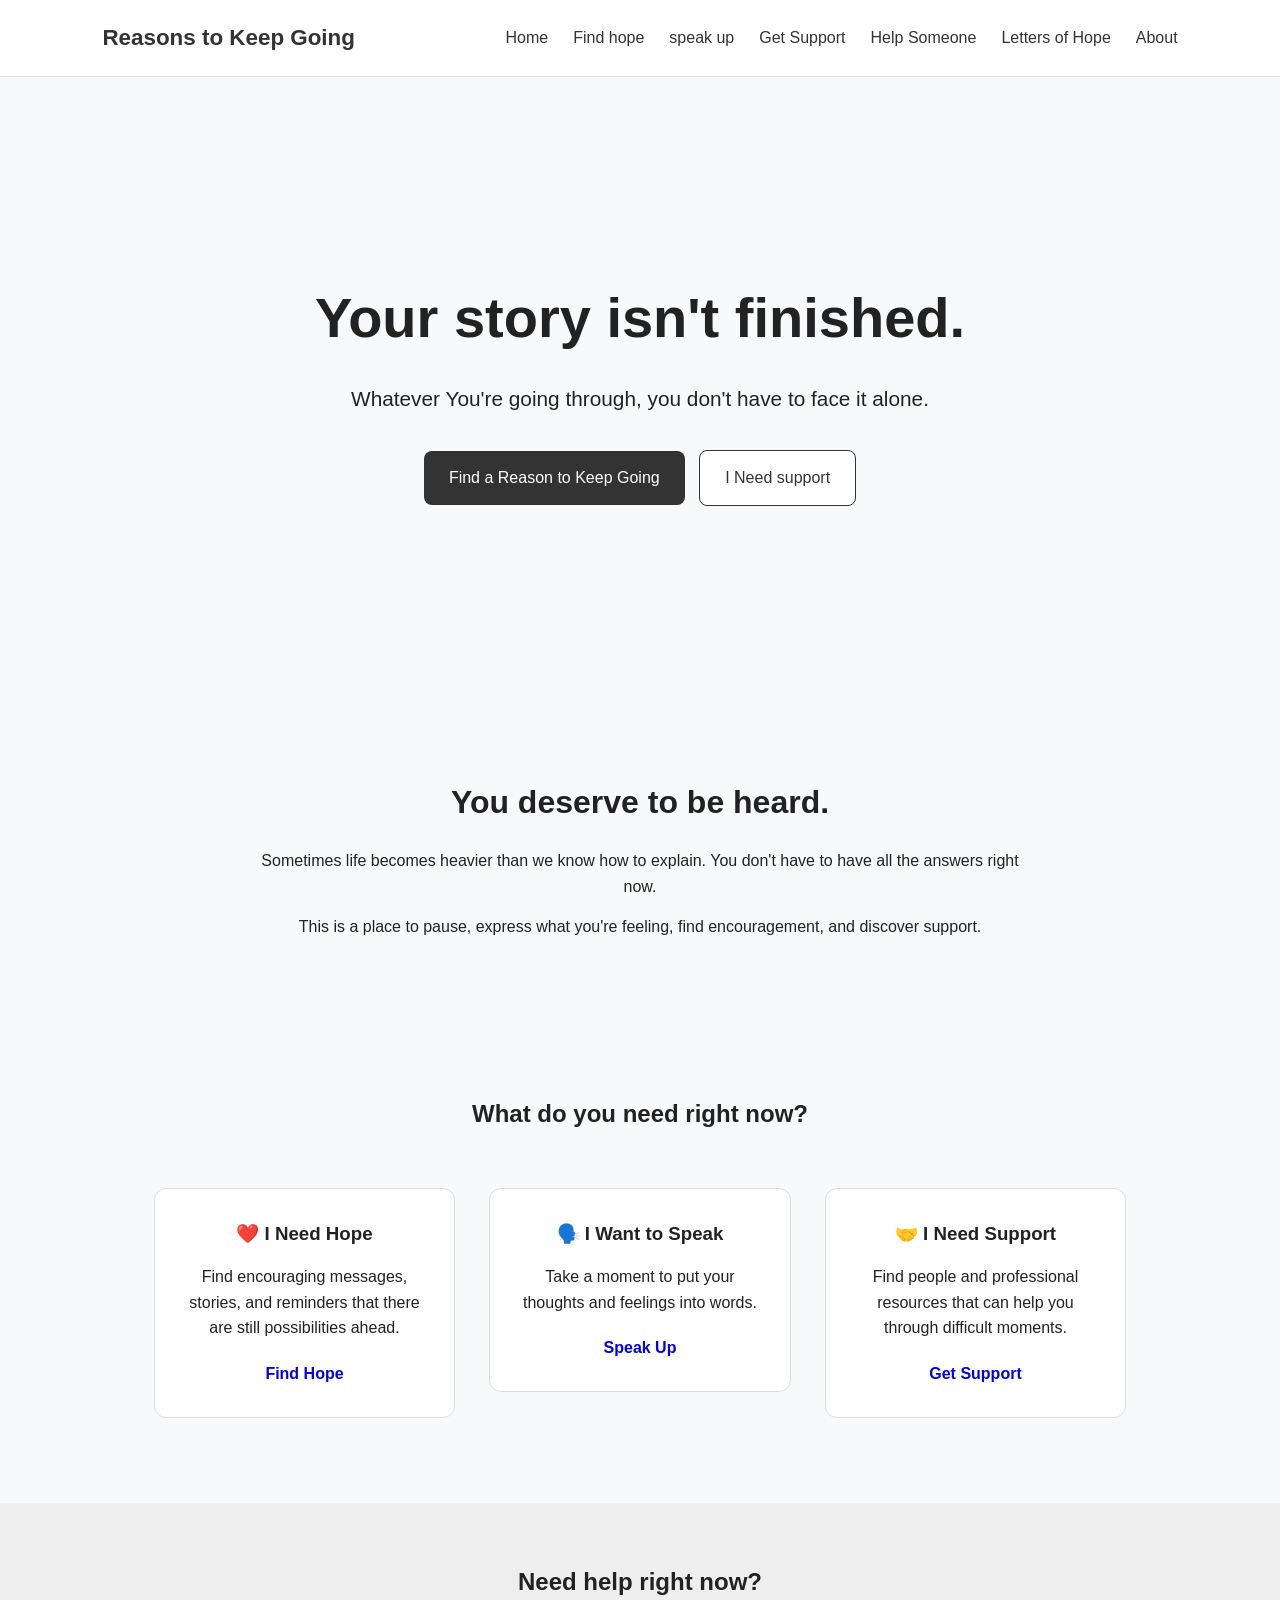
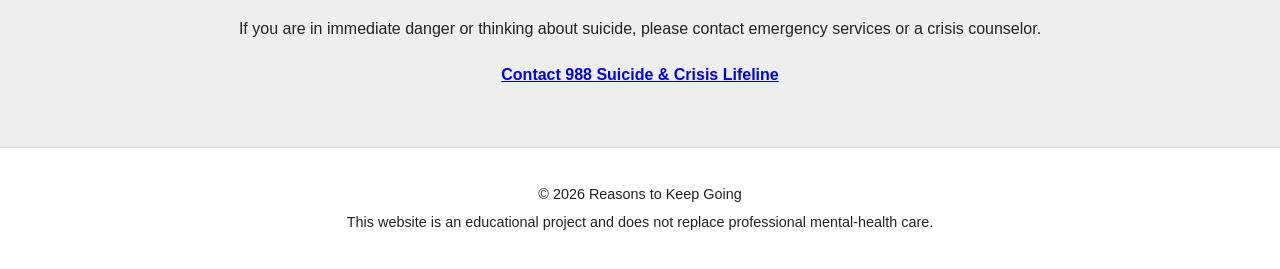
<file: index.html>
<!DOCTYPE html>
<html lang="en">

<head>
    <!----Tells the browser what type of charcaters the website uses-->
    <meta charset="UTF-8">

    <!---Makes the website work properly on phones and tablets-->
    <meta name="viewport" content="width=device-width, intial-scale=1.0">

    <!---This appears in the brower tab--->
    <title>Reasons to Keep Going</title>

    <!---Connects out HTML file to our CSS file-->
    <link rel="stylesheet" href="style.css">

</head>

<body>
    <!--==========================
        NAVIGATION BAR
        ===========================-->
    <header>
        <nav>
            <!---Website logo/name-->
            <a href="index.html" class="logo">
                Reasons to Keep Going
            </a>
            <!----Navigation links-->
            <ul>
                <li>
                    <a href="index.html">Home</a>
                </li>
                <li>
                    <a href="hope.html">Find hope</a>
                </li>
                <li>
                    <a href="speak.html">speak up</a>
                </li>
                <li>
                    <a href="support.html">Get Support</a>
                </li>
                <li>
                    <a href="help-someone.html">Help Someone</a>
                </li>
                <li>
                    <a href="letters.html">Letters of Hope</a>
                </li>

                <li><a href="about.html" class="active">About</a></li>
            </ul>
        </nav>
    </header>

    <!-- ==========================
        MAIN HERO SECTION
        ========================= -->
    <main>

        <section class="hero">
            <div class="hero-content">
                <h1>
                    Your story isn't finished.
                </h1>
                <p>
                    Whatever You're going through, you don't have to face it alone.
                </p>
                <div class="hero-buttons">
                    <a href="hope.html" class="button">
                        Find a Reason to Keep Going
                    </a>
                    <a href="support.html" class="button secondary">
                        I Need support
                    </a>
                </div>
            </div>
        </section>
        <!-- =========================
                INTRODUCTION
                ========================= -->

        <section class="introduction">

            <h2>
                You deserve to be heard.
            </h2>

            <p>
                Sometimes life becomes heavier than we know
                how to explain. You don't have to have all
                the answers right now.
            </p>

            <p>
                This is a place to pause, express what you're
                feeling, find encouragement, and discover
                support.
            </p>

        </section>


        <!-- =========================
            THREE MAIN OPTIONS
            ========================= -->

        <section class="options">

            <h2>
                What do you need right now?
            </h2>


            <!-- Hope Card -->

            <div class="option-card">

                <h3>
                    ❤️ I Need Hope
                </h3>

                <p>
                    Find encouraging messages, stories,
                    and reminders that there are still
                    possibilities ahead.
                </p>

                <a href="hope.html">
                    Find Hope
                </a>

            </div>


            <!-- Speak Card -->

            <div class="option-card">

                <h3>
                    🗣️ I Want to Speak
                </h3>

                <p>
                    Take a moment to put your thoughts
                    and feelings into words.
                </p>

                <a href="speak.html">
                    Speak Up
                </a>

            </div>


            <!-- Support Card -->

            <div class="option-card">

                <h3>
                    🤝 I Need Support
                </h3>

                <p>
                    Find people and professional resources
                    that can help you through difficult moments.
                </p>

                <a href="support.html">
                    Get Support
                </a>

            </div>

        </section>


        <!-- =========================
            EMERGENCY SUPPORT
            ========================= -->

        <section class="crisis-section">

            <h2>
                Need help right now?
            </h2>

            <p>
                If you are in immediate danger or thinking
                about suicide, please contact emergency
                services or a crisis counselor.
            </p>

            <a href="https://988lifeline.org/get-help/" target="_blank">
                Contact 988 Suicide & Crisis Lifeline
            </a>

        </section>
    </main>

    <!-- =========================
        FOOTER
        ========================= -->

    <footer>

        <p>
            © 2026 Reasons to Keep Going
        </p>

        <p>
            This website is an educational project and
            does not replace professional mental-health care.
        </p>

    </footer>

</body>

</html>
</file>
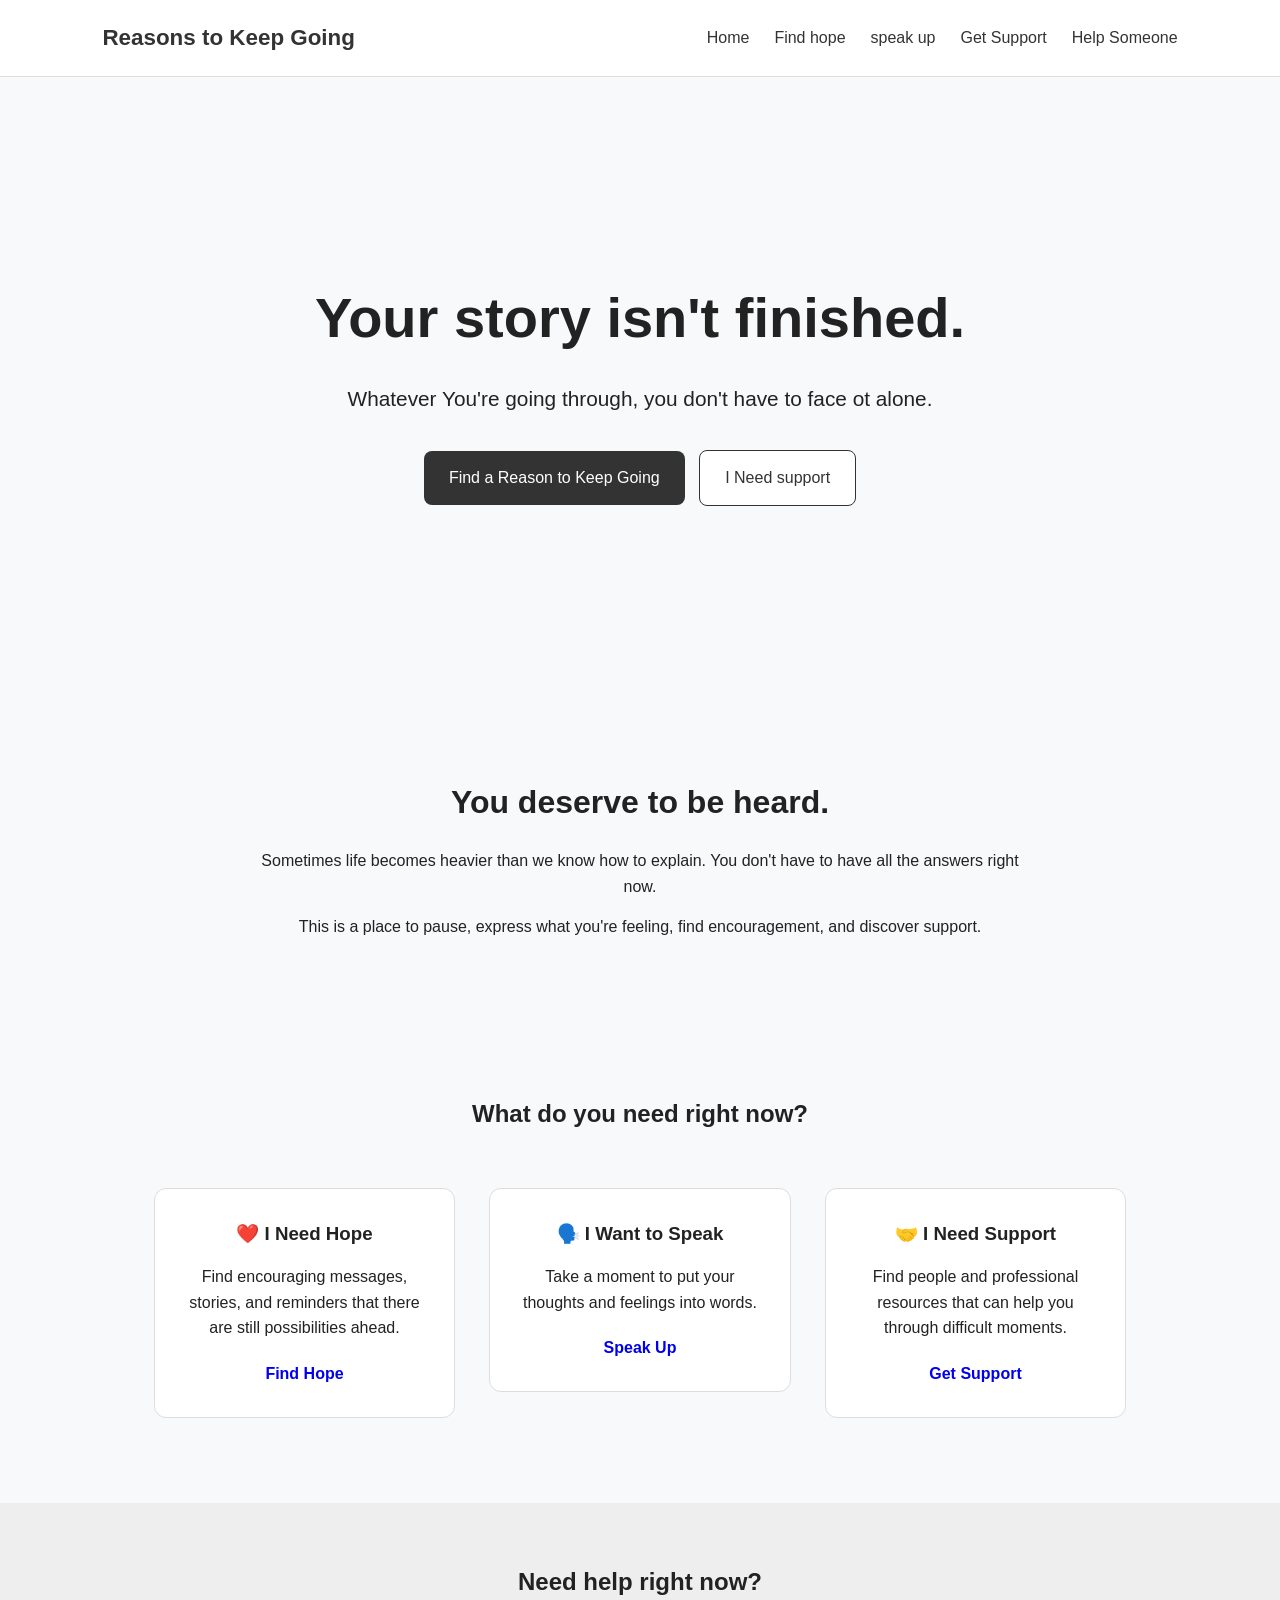
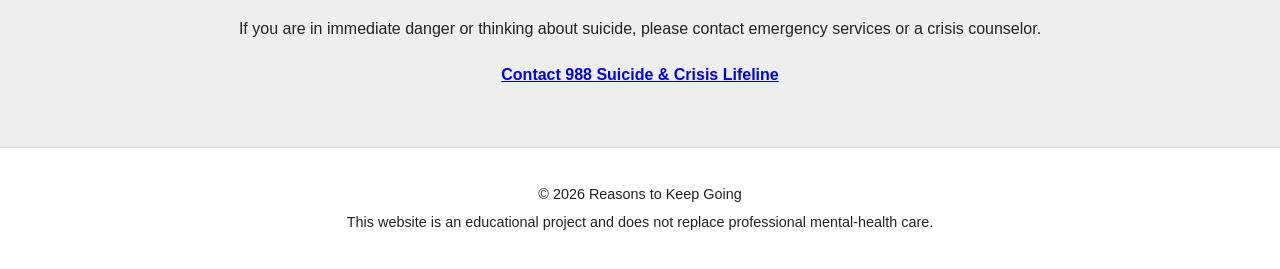
<file: Reasonstokeepgoing/index.html>
<!DOCTYPE html>
<html lang="en">

<head>
    <!----Tells the browser what type of charcaters the website uses-->
    <meta charset="UTF-8">

    <!---Makes the website work properly on phones and tablets-->
    <meta name="viewport" content="width=device-width, intial-scale=1.0">

    <!---This appears in the brower tab--->
    <title>Reasons to Keep Going</title>

    <!---Connects out HTML file to our CSS file-->
    <link rel="stylesheet" href="css/style.css">

</head>

<body>
    <!--==========================
        NAVIGATION BAR
        ===========================-->
    <header>
        <nav>
            <!---Website logo/name-->
            <a href="index.html" class="logo">
                Reasons to Keep Going
            </a>
            <!----Navigation links-->
            <ul>
                <li>
                    <a href="index.html">Home</a>
                </li>
                <li>
                    <a href="hope.html">Find hope</a>
                </li>
                <li>
                    <a href="speak.html">speak up</a>
                </li>
                <li>
                    <a href="support.html">Get Support</a>
                </li>
                <li>
                    <a href="help-someone.html">Help Someone</a>
                </li>
            </ul>
        </nav>
    </header>

    <!-- ==========================
         MAIN HERO SECTION
         ========================= -->
    <main>

        <section class="hero">
            <div class="hero-content">
                <h1>
                    Your story isn't finished.
                </h1>
                <p>
                    Whatever You're going through, you don't have to face ot alone.
                </p>
                <div class="hero-buttons">
                    <a href="hope.html" class="button">
                        Find a Reason to Keep Going
                    </a>
                    <a href="support.html" class="button secondary">
                        I Need support
                    </a>
                </div>
            </div>
        </section>
        <!-- =========================
                INTRODUCTION
                ========================= -->

        <section class="introduction">

            <h2>
                You deserve to be heard.
            </h2>

            <p>
                Sometimes life becomes heavier than we know
                how to explain. You don't have to have all
                the answers right now.
            </p>

            <p>
                This is a place to pause, express what you're
                feeling, find encouragement, and discover
                support.
            </p>

        </section>


        <!-- =========================
            THREE MAIN OPTIONS
            ========================= -->

        <section class="options">

            <h2>
                What do you need right now?
            </h2>


            <!-- Hope Card -->

            <div class="option-card">

                <h3>
                    ❤️ I Need Hope
                </h3>

                <p>
                    Find encouraging messages, stories,
                    and reminders that there are still
                    possibilities ahead.
                </p>

                <a href="hope.html">
                    Find Hope
                </a>

            </div>


            <!-- Speak Card -->

            <div class="option-card">

                <h3>
                    🗣️ I Want to Speak
                </h3>

                <p>
                    Take a moment to put your thoughts
                    and feelings into words.
                </p>

                <a href="speak.html">
                    Speak Up
                </a>

            </div>


            <!-- Support Card -->

            <div class="option-card">

                <h3>
                    🤝 I Need Support
                </h3>

                <p>
                    Find people and professional resources
                    that can help you through difficult moments.
                </p>

                <a href="support.html">
                    Get Support
                </a>

            </div>

        </section>


        <!-- =========================
             EMERGENCY SUPPORT
             ========================= -->

        <section class="crisis-section">

            <h2>
                Need help right now?
            </h2>

            <p>
                If you are in immediate danger or thinking
                about suicide, please contact emergency
                services or a crisis counselor.
            </p>

            <a href="https://988lifeline.org/get-help/" target="_blank">
                Contact 988 Suicide & Crisis Lifeline
            </a>

        </section>
    </main>

     <!-- =========================
         FOOTER
         ========================= -->

    <footer>

        <p>
            © 2026 Reasons to Keep Going
        </p>

        <p>
            This website is an educational project and
            does not replace professional mental-health care.
        </p>

    </footer>

</body>

</html>
</file>
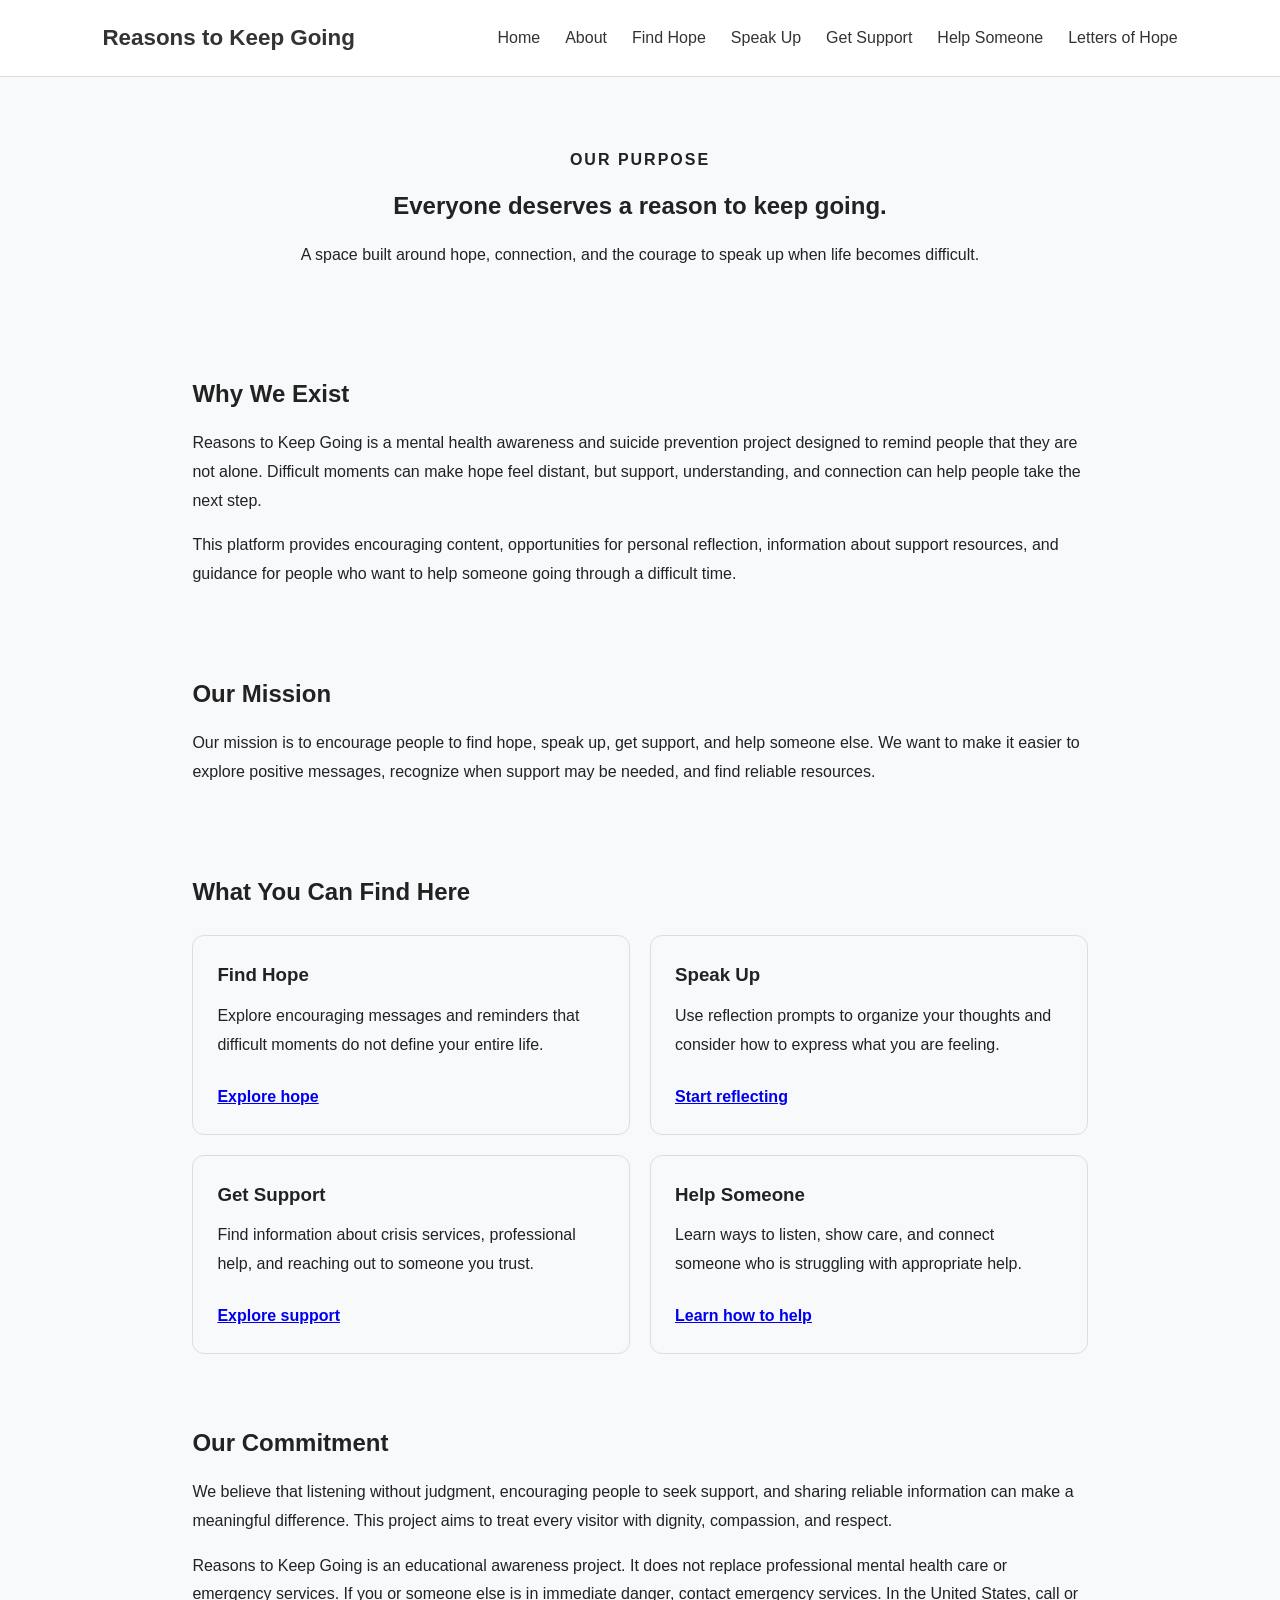
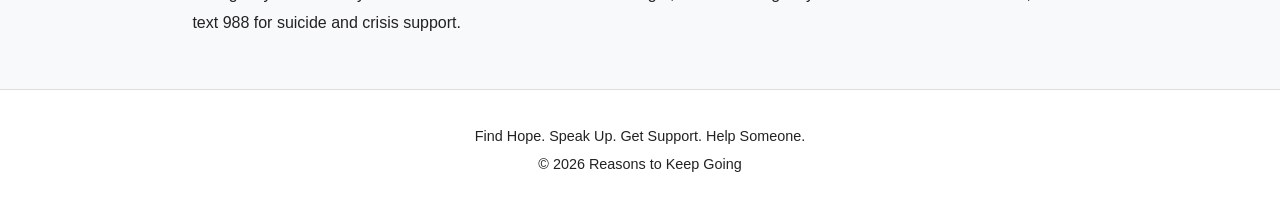
<file: about.html>
<!DOCTYPE html>
<html lang="en">
<head>
    <meta charset="UTF-8">
    <meta name="viewport" content="width=device-width, initial-scale=1.0">
    <title>About Us | Reasons to Keep Going</title>
    <link rel="stylesheet" href="style.css">
</head>
<body>

    <header class="site-header">
        <nav class="navbar">
            <a href="index.html" class="logo">Reasons to Keep Going</a>

            <ul class="nav-links">
                <li><a href="index.html">Home</a></li>
                <li><a href="about.html" class="active">About</a></li>
                <li><a href="hope.html">Find Hope</a></li>
                <li><a href="speak.html">Speak Up</a></li>
                <li><a href="support.html">Get Support</a></li>
                <li><a href="help-someone.html">Help Someone</a></li>
                <li><a href="letters.html">Letters of Hope</a></li>
            </ul>
        </nav>
    </header>

    <main>
        <section class="page-hero">
            <p class="eyebrow">OUR PURPOSE</p>
            <h1>Everyone deserves a reason to keep going.</h1>
            <p>
                A space built around hope, connection, and the courage
                to speak up when life becomes difficult.
            </p>
        </section>

        <section class="content-section">
            <h2>Why We Exist</h2>
            <p>
                Reasons to Keep Going is a mental health awareness and
                suicide prevention project designed to remind people
                that they are not alone. Difficult moments can make
                hope feel distant, but support, understanding, and
                connection can help people take the next step.
            </p>
            <p>
                This platform provides encouraging content, opportunities
                for personal reflection, information about support
                resources, and guidance for people who want to help
                someone going through a difficult time.
            </p>
        </section>

        <section class="content-section">
            <h2>Our Mission</h2>
            <p>
                Our mission is to encourage people to find hope, speak up,
                get support, and help someone else. We want to make it
                easier to explore positive messages, recognize when
                support may be needed, and find reliable resources.
            </p>
        </section>

        <section class="content-section">
            <h2>What You Can Find Here</h2>

            <div class="feature-grid">
                <article class="feature-card">
                    <h3>Find Hope</h3>
                    <p>
                        Explore encouraging messages and reminders that
                        difficult moments do not define your entire life.
                    </p>
                    <a href="hope.html">Explore hope</a>
                </article>

                <article class="feature-card">
                    <h3>Speak Up</h3>
                    <p>
                        Use reflection prompts to organize your thoughts
                        and consider how to express what you are feeling.
                    </p>
                    <a href="speak.html">Start reflecting</a>
                </article>

                <article class="feature-card">
                    <h3>Get Support</h3>
                    <p>
                        Find information about crisis services,
                        professional help, and reaching out to someone
                        you trust.
                    </p>
                    <a href="support.html">Explore support</a>
                </article>

                <article class="feature-card">
                    <h3>Help Someone</h3>
                    <p>
                        Learn ways to listen, show care, and connect
                        someone who is struggling with appropriate help.
                    </p>
                    <a href="help-someone.html">Learn how to help</a>
                </article>
            </div>
        </section>

        <section class="content-section">
            <h2>Our Commitment</h2>
            <p>
                We believe that listening without judgment, encouraging
                people to seek support, and sharing reliable information
                can make a meaningful difference. This project aims to
                treat every visitor with dignity, compassion, and respect.
            </p>
            <p>
                Reasons to Keep Going is an educational awareness project.
                It does not replace professional mental health care or
                emergency services. If you or someone else is in immediate
                danger, contact emergency services. In the United States,
                call or text 988 for suicide and crisis support.
            </p>
        </section>
    </main>

    <footer class="site-footer">
        <p>Find Hope. Speak Up. Get Support. Help Someone.</p>
        <p>&copy; 2026 Reasons to Keep Going</p>
    </footer>

</body>
</html>
</file>
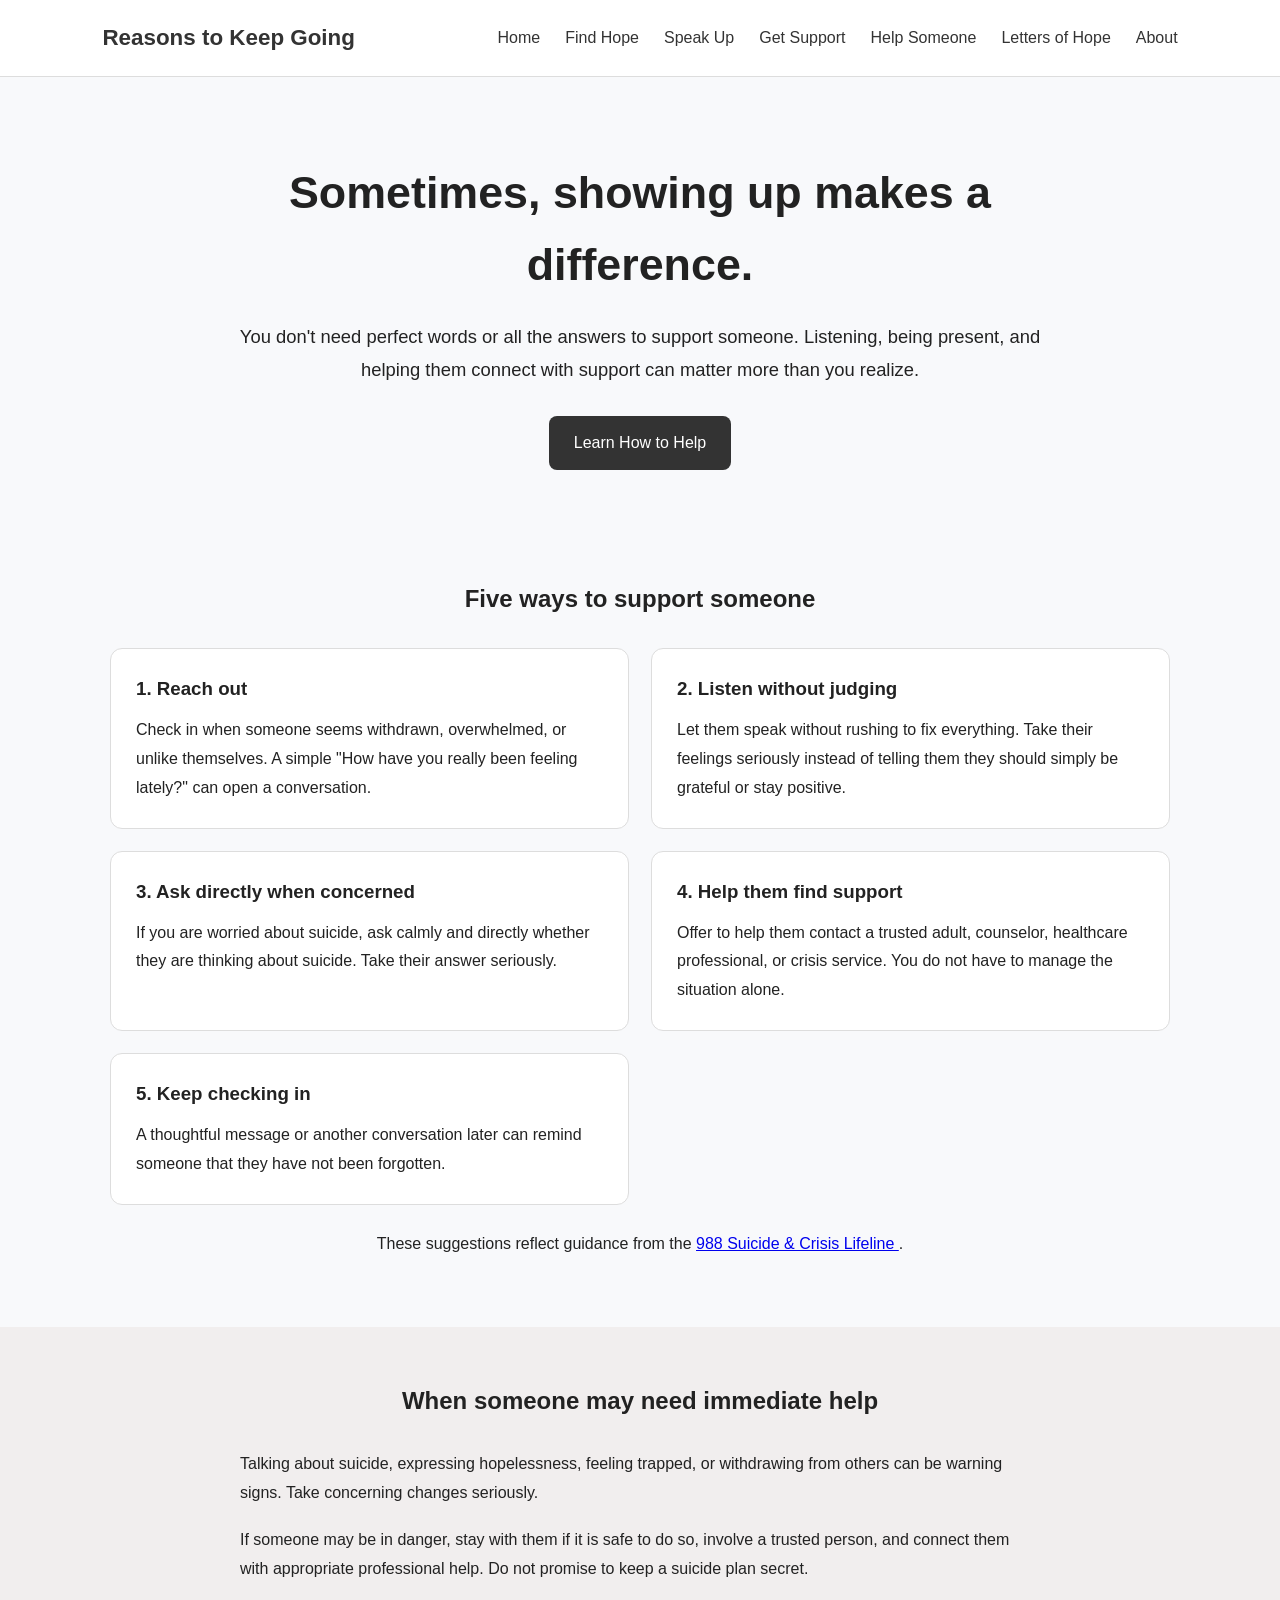
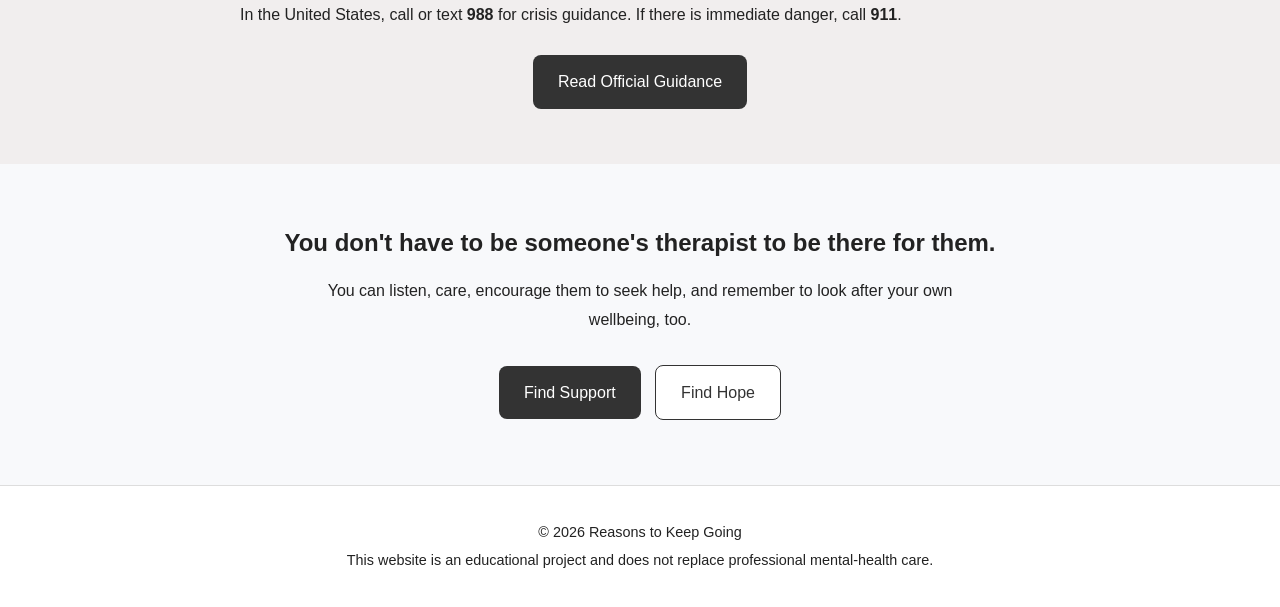
<file: help-someone.html>
<!DOCTYPE html>
<html lang="en">
<head>
    <meta charset="UTF-8">
    <meta name="viewport" content="width=device-width, initial-scale=1.0">
    <title>Help Someone | Reasons to Keep Going</title>
    <link rel="stylesheet" href="style.css">
</head>

<body>
    <header>
        <nav>
            <a href="index.html" class="logo">Reasons to Keep Going</a>
            <ul>
                <li><a href="index.html">Home</a></li>
                <li><a href="hope.html">Find Hope</a></li>
                <li><a href="speak.html">Speak Up</a></li>
                <li><a href="support.html">Get Support</a></li>
                <li><a href="help-someone.html">Help Someone</a></li>
                <li><a href="letters.html">Letters of Hope</a></li>
                <li><a href="about.html" class="active">About</a></li>
            </ul>
        </nav>
    </header>

    <main>
        <section class="help-hero">
            <h1>Sometimes, showing up makes a difference.</h1>
            <p>
                You don't need perfect words or all the answers to support
                someone. Listening, being present, and helping them connect
                with support can matter more than you realize.
            </p>
            <a href="#ways-to-help" class="button">Learn How to Help</a>
        </section>

        <section class="help-section" id="ways-to-help">
            <h2>Five ways to support someone</h2>

            <div class="help-grid">
                <article class="help-card">
                    <h3>1. Reach out</h3>
                    <p>
                        Check in when someone seems withdrawn, overwhelmed,
                        or unlike themselves. A simple "How have you really
                        been feeling lately?" can open a conversation.
                    </p>
                </article>

                <article class="help-card">
                    <h3>2. Listen without judging</h3>
                    <p>
                        Let them speak without rushing to fix everything.
                        Take their feelings seriously instead of telling
                        them they should simply be grateful or stay positive.
                    </p>
                </article>

                <article class="help-card">
                    <h3>3. Ask directly when concerned</h3>
                    <p>
                        If you are worried about suicide, ask calmly and
                        directly whether they are thinking about suicide.
                        Take their answer seriously.
                    </p>
                </article>

                <article class="help-card">
                    <h3>4. Help them find support</h3>
                    <p>
                        Offer to help them contact a trusted adult,
                        counselor, healthcare professional, or crisis service.
                        You do not have to manage the situation alone.
                    </p>
                </article>

                <article class="help-card">
                    <h3>5. Keep checking in</h3>
                    <p>
                        A thoughtful message or another conversation later
                        can remind someone that they have not been forgotten.
                    </p>
                </article>
            </div>

            <p class="help-source">
                These suggestions reflect guidance from the
                <a href="https://988lifeline.org/help-someone-else/">
                    988 Suicide & Crisis Lifeline
                </a>.
            </p>
        </section>

        <section class="warning-section">
            <h2>When someone may need immediate help</h2>
            <p>
                Talking about suicide, expressing hopelessness, feeling
                trapped, or withdrawing from others can be warning signs.
                Take concerning changes seriously.
            </p>
            <p>
                If someone may be in danger, stay with them if it is safe
                to do so, involve a trusted person, and connect them with
                appropriate professional help. Do not promise to keep a
                suicide plan secret.
            </p>
            <p>
                In the United States, call or text <strong>988</strong>
                for crisis guidance. If there is immediate danger, call
                <strong>911</strong>.
            </p>
            <a href="https://988lifeline.org/help-someone-else/"
               class="button">
                Read Official Guidance
            </a>
        </section>

        <section class="help-closing">
            <h2>You don't have to be someone's therapist to be there for them.</h2>
            <p>
                You can listen, care, encourage them to seek help,
                and remember to look after your own wellbeing, too.
            </p>
            <a href="support.html" class="button">Find Support</a>
            <a href="hope.html" class="button secondary">Find Hope</a>
        </section>
    </main>

    <footer>
        <p>© 2026 Reasons to Keep Going</p>
        <p>
            This website is an educational project and does not
            replace professional mental-health care.
        </p>
    </footer>
</body>
</html>
</file>
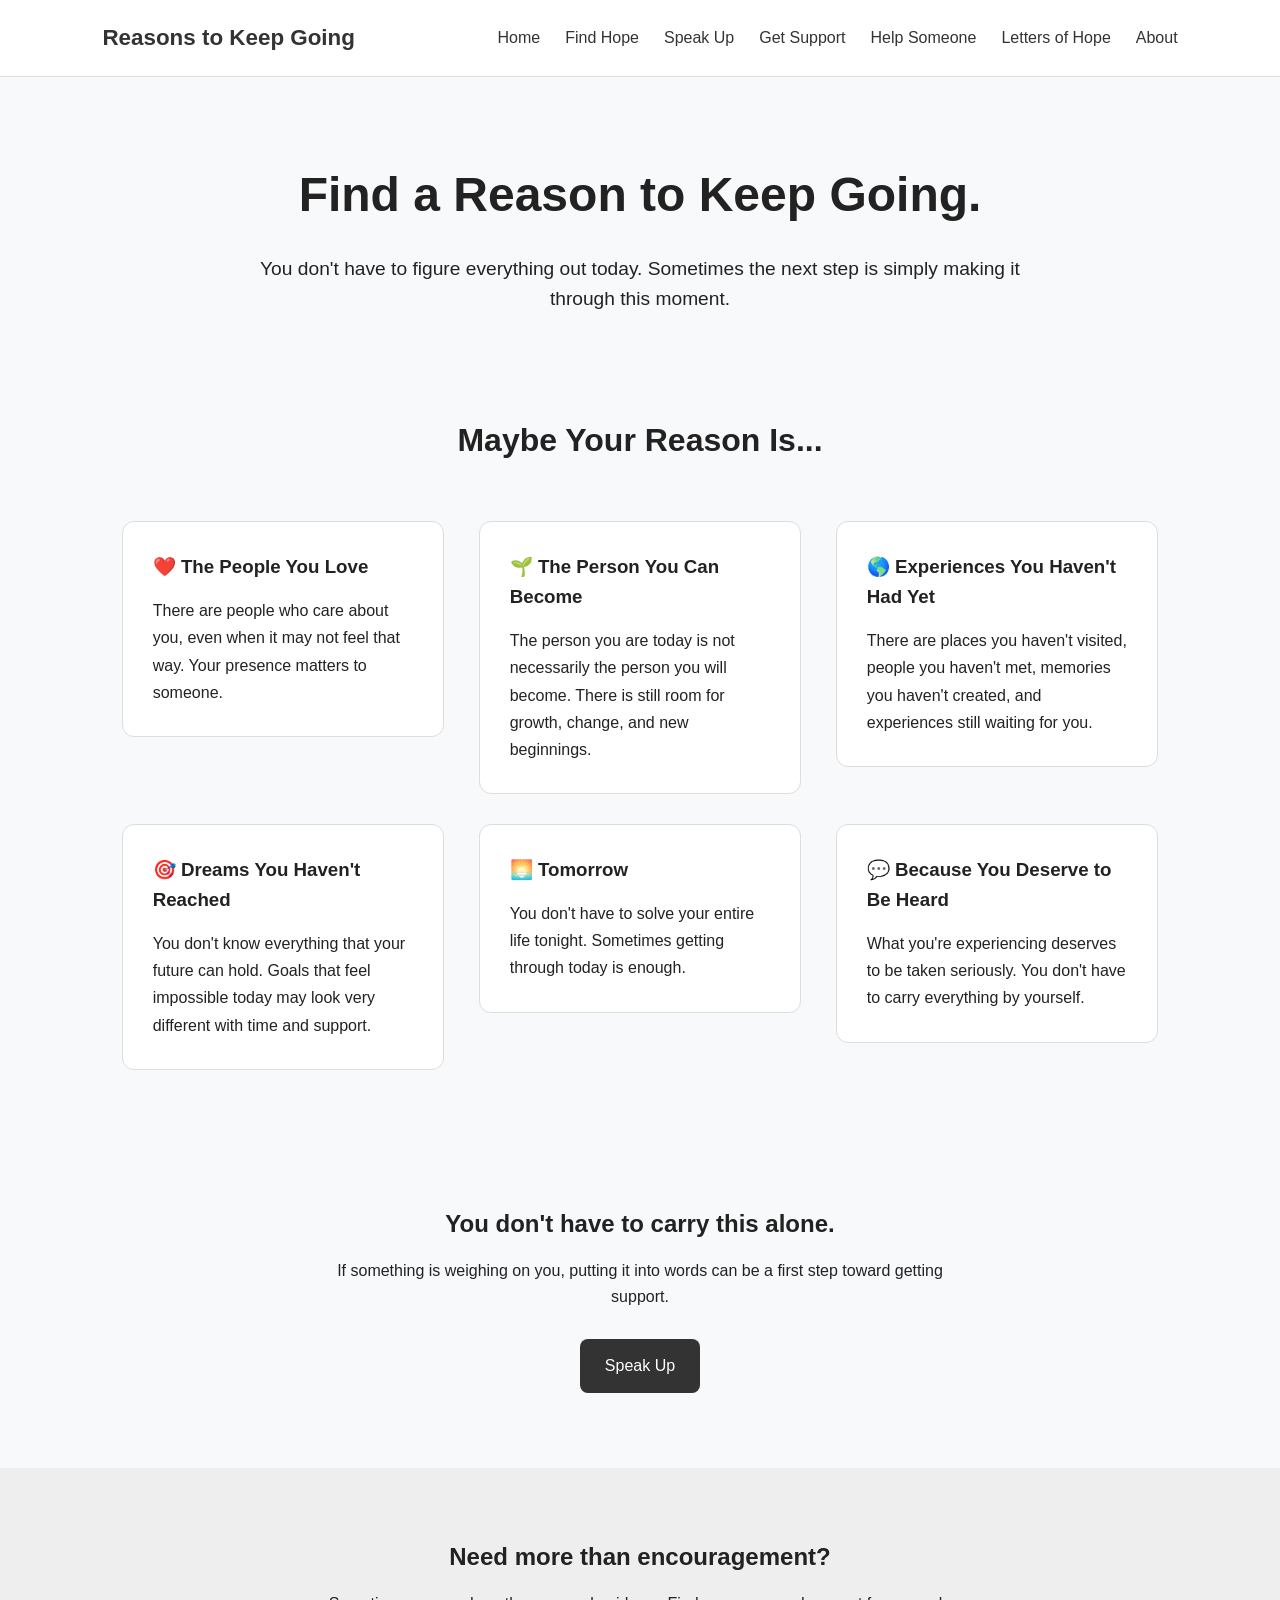
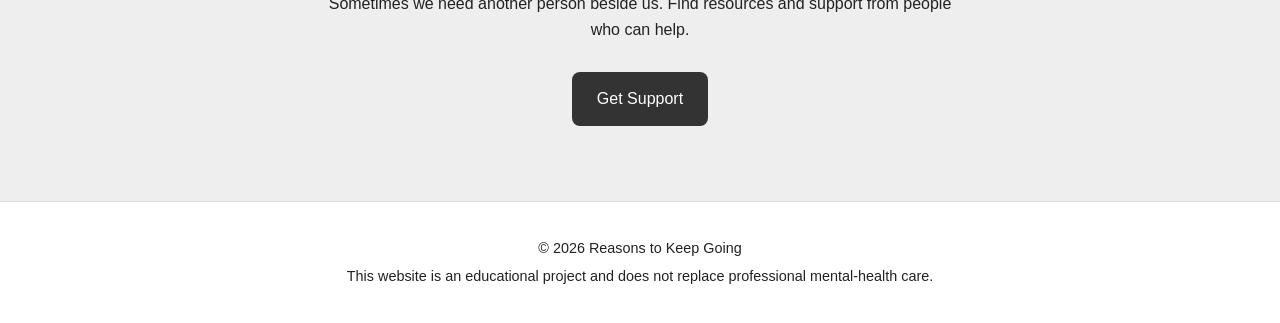
<file: hope.html>
<!DOCTYPE html>
<html lang="en">

<head>

    <!-- Tells the browser which character set the website uses -->
    <meta charset="UTF-8">

    <!-- Makes the website responsive on phones and tablets -->
    <meta name="viewport" content="width=device-width, initial-scale=1.0">

    <!-- The title shown in the browser tab -->
    <title>Find Hope</title>

    <!-- Connects this page to our CSS file -->
    <link rel="stylesheet" href="style.css">

</head>


<body>

    <!-- =========================
        NAVIGATION BAR
        ========================= -->

    <header>

        <nav>

            <!-- Website name -->
            <a href="index.html" class="logo">
                Reasons to Keep Going
            </a>


            <!-- Navigation menu -->
            <ul>

                <li>
                    <a href="index.html">Home</a>
                </li>

                <li>
                    <a href="hope.html">Find Hope</a>
                </li>

                <li>
                    <a href="speak.html">Speak Up</a>
                </li>

                <li>
                    <a href="support.html">Get Support</a>
                </li>

                <li>
                    <a href="help-someone.html">Help Someone</a>
                </li>

                <li>
                    <a href="letters.html">Letters of Hope</a>
                </li>

                <li><a href="about.html" class="active">About</a></li>

            </ul>

        </nav>

    </header>


    <!-- =========================
        MAIN CONTENT
        ========================= -->

    <main>

        <!-- Page introduction -->

        <section class="hope-introduction">

            <h1>
                Find a Reason to Keep Going.
            </h1>

            <p>
                You don't have to figure everything out today.
                Sometimes the next step is simply making it
                through this moment.
            </p>

        </section>


        <!-- =========================
             REASONS SECTION
             ========================= -->

        <section class="reasons">

            <h2>
                Maybe Your Reason Is...
            </h2>


            <!-- Reason 1 -->

            <div class="reason-card">

                <h3>
                    ❤️ The People You Love
                </h3>

                <p>
                    There are people who care about you,
                    even when it may not feel that way.
                    Your presence matters to someone.
                </p>

            </div>


            <!-- Reason 2 -->

            <div class="reason-card">

                <h3>
                    🌱 The Person You Can Become
                </h3>

                <p>
                    The person you are today is not necessarily
                    the person you will become. There is still
                    room for growth, change, and new beginnings.
                </p>

            </div>


            <!-- Reason 3 -->

            <div class="reason-card">

                <h3>
                    🌎 Experiences You Haven't Had Yet
                </h3>

                <p>
                    There are places you haven't visited,
                    people you haven't met, memories you
                    haven't created, and experiences still
                    waiting for you.
                </p>

            </div>


            <!-- Reason 4 -->

            <div class="reason-card">

                <h3>
                    🎯 Dreams You Haven't Reached
                </h3>

                <p>
                    You don't know everything that your future
                    can hold. Goals that feel impossible today
                    may look very different with time and support.
                </p>

            </div>


            <!-- Reason 5 -->

            <div class="reason-card">

                <h3>
                    🌅 Tomorrow
                </h3>

                <p>
                    You don't have to solve your entire life
                    tonight. Sometimes getting through today
                    is enough.
                </p>

            </div>


            <!-- Reason 6 -->

            <div class="reason-card">

                <h3>
                    💬 Because You Deserve to Be Heard
                </h3>

                <p>
                    What you're experiencing deserves to be
                    taken seriously. You don't have to carry
                    everything by yourself.
                </p>

            </div>

        </section>


        <!-- =========================
             SPEAK UP SECTION
             ========================= -->

        <section class="hope-action">

            <h2>
                You don't have to carry this alone.
            </h2>

            <p>
                If something is weighing on you, putting it
                into words can be a first step toward getting
                support.
            </p>

            <a href="speak.html" class="button">
                Speak Up
            </a>

        </section>


        <!-- =========================
             SUPPORT SECTION
             ========================= -->

        <section class="hope-support">

            <h2>
                Need more than encouragement?
            </h2>

            <p>
                Sometimes we need another person beside us.
                Find resources and support from people who
                can help.
            </p>

            <a href="support.html" class="button">
                Get Support
            </a>

        </section>

    </main>


    <!-- =========================
         FOOTER
         ========================= -->

    <footer>

        <p>
            © 2026 Reasons to Keep Going
        </p>

        <p>
            This website is an educational project and does
            not replace professional mental-health care.
        </p>

    </footer>

</body>

</html>
</file>
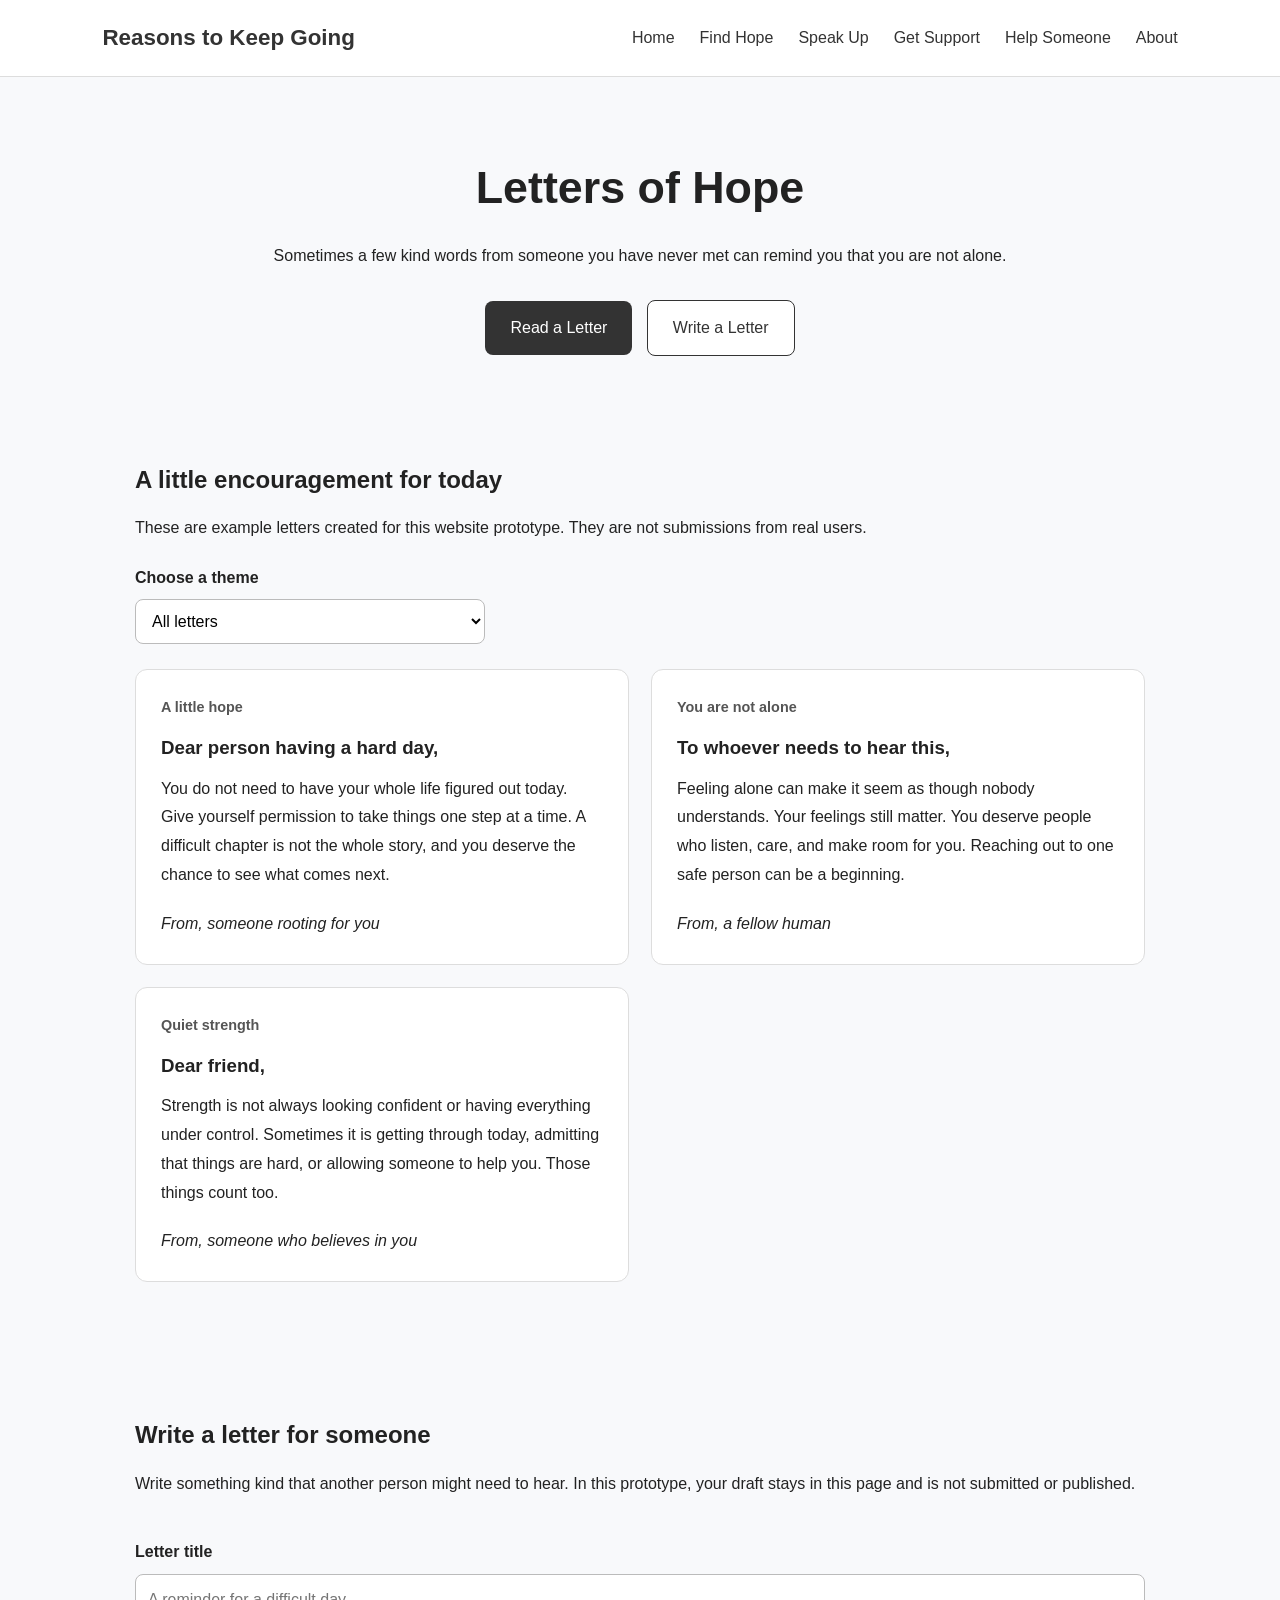
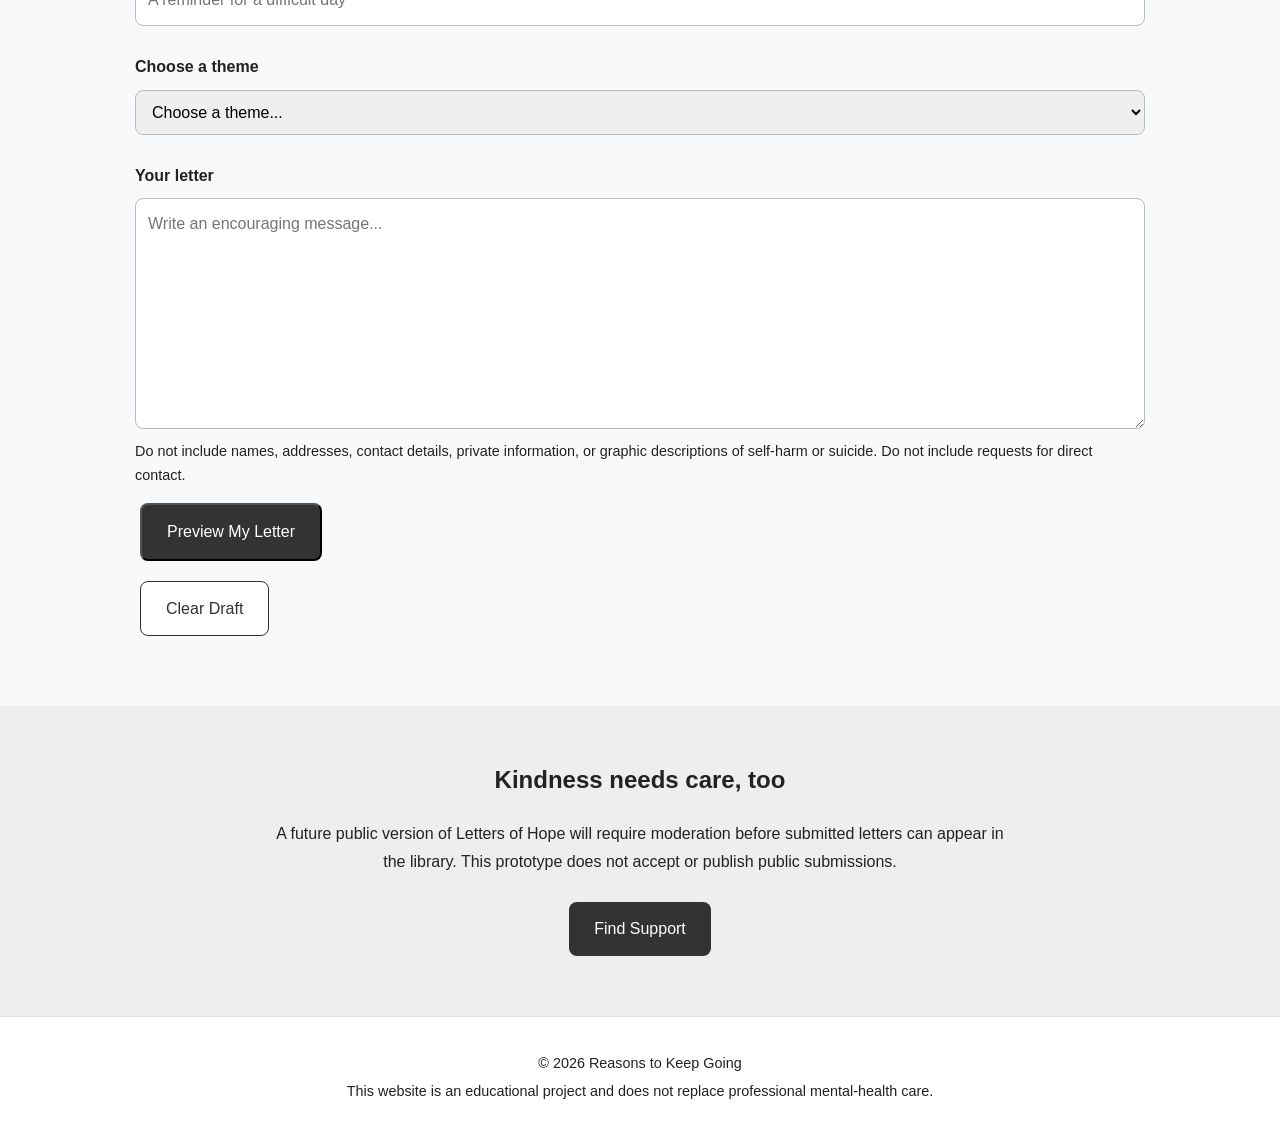
<file: letters.html>
<!DOCTYPE html>
<html lang="en">
<head>
    <meta charset="UTF-8">
    <meta name="viewport" content="width=device-width, initial-scale=1.0">
    <title>Letters of Hope | Reasons to Keep Going</title>
    <link rel="stylesheet" href="style.css">
</head>

<body>
    <header>
        <nav>
            <a href="index.html" class="logo">Reasons to Keep Going</a>
            <ul>
                <li><a href="index.html">Home</a></li>
                <li><a href="hope.html">Find Hope</a></li>
                <li><a href="speak.html">Speak Up</a></li>
                <li><a href="support.html">Get Support</a></li>
                <li><a href="help-someone.html">Help Someone</a></li>
                <li><a href="about.html" class="active">About</a></li>
            </ul>
        </nav>
    </header>

    <main>
        <section class="letters-hero">
            <h1>Letters of Hope</h1>
            <p>
                Sometimes a few kind words from someone you have never met
                can remind you that you are not alone.
            </p>
            <a href="#letter-library" class="button">Read a Letter</a>
            <a href="#write-letter" class="button secondary">Write a Letter</a>
        </section>

        <section class="letter-library" id="letter-library">
            <h2>A little encouragement for today</h2>
            <p>
                These are example letters created for this website prototype.
                They are not submissions from real users.
            </p>

            <label for="letter-filter">Choose a theme</label>
            <select id="letter-filter">
                <option value="all">All letters</option>
                <option value="hope">Hope</option>
                <option value="loneliness">Feeling alone</option>
                <option value="strength">Strength</option>
            </select>

            <div class="letter-grid" id="letter-grid">
                <article class="letter-card" data-theme="hope">
                    <p class="letter-theme">A little hope</p>
                    <h3>Dear person having a hard day,</h3>
                    <p>
                        You do not need to have your whole life figured out
                        today. Give yourself permission to take things one
                        step at a time. A difficult chapter is not the whole
                        story, and you deserve the chance to see what comes next.
                    </p>
                    <p class="letter-signature">From, someone rooting for you</p>
                </article>

                <article class="letter-card" data-theme="loneliness">
                    <p class="letter-theme">You are not alone</p>
                    <h3>To whoever needs to hear this,</h3>
                    <p>
                        Feeling alone can make it seem as though nobody
                        understands. Your feelings still matter. You deserve
                        people who listen, care, and make room for you.
                        Reaching out to one safe person can be a beginning.
                    </p>
                    <p class="letter-signature">From, a fellow human</p>
                </article>

                <article class="letter-card" data-theme="strength">
                    <p class="letter-theme">Quiet strength</p>
                    <h3>Dear friend,</h3>
                    <p>
                        Strength is not always looking confident or having
                        everything under control. Sometimes it is getting
                        through today, admitting that things are hard, or
                        allowing someone to help you. Those things count too.
                    </p>
                    <p class="letter-signature">From, someone who believes in you</p>
                </article>
            </div>

            <p id="filter-feedback" role="status" aria-live="polite"></p>
        </section>

        <section class="write-letter" id="write-letter">
            <h2>Write a letter for someone</h2>
            <p>
                Write something kind that another person might need to hear.
                In this prototype, your draft stays in this page and is not
                submitted or published.
            </p>

            <form id="letter-form">
                <label for="letter-title">Letter title</label>
                <input
                    type="text"
                    id="letter-title"
                    maxlength="80"
                    placeholder="A reminder for a difficult day"
                    required>

                <label for="letter-theme">Choose a theme</label>
                <select id="letter-theme" required>
                    <option value="">Choose a theme...</option>
                    <option value="hope">Hope</option>
                    <option value="loneliness">Feeling alone</option>
                    <option value="strength">Strength</option>
                </select>

                <label for="letter-message">Your letter</label>
                <textarea
                    id="letter-message"
                    rows="8"
                    maxlength="1500"
                    placeholder="Write an encouraging message..."
                    required></textarea>

                <p class="letter-privacy">
                    Do not include names, addresses, contact details, private
                    information, or graphic descriptions of self-harm or suicide.
                    Do not include requests for direct contact.
                </p>

                <button type="submit" class="button">Preview My Letter</button>
                <button type="reset" class="button secondary">Clear Draft</button>
            </form>

            <div id="letter-preview" class="letter-preview" hidden>
                <h3>Your letter preview</h3>
                <p id="preview-theme" class="letter-theme"></p>
                <h4 id="preview-title"></h4>
                <p id="preview-message"></p>
                <p class="letter-signature">From, an anonymous writer</p>
                <p id="draft-feedback" role="status" aria-live="polite"></p>
            </div>
        </section>

        <section class="letters-safety">
            <h2>Kindness needs care, too</h2>
            <p>
                A future public version of Letters of Hope will require
                moderation before submitted letters can appear in the library.
                This prototype does not accept or publish public submissions.
            </p>
            <a href="support.html" class="button">Find Support</a>
        </section>
    </main>

    <footer>
        <p>© 2026 Reasons to Keep Going</p>
        <p>
            This website is an educational project and does not replace
            professional mental-health care.
        </p>
    </footer>

    <script src="supabase-config.js"></script>
    <script src="letters.js"></script>
</body>
</html>
</file>
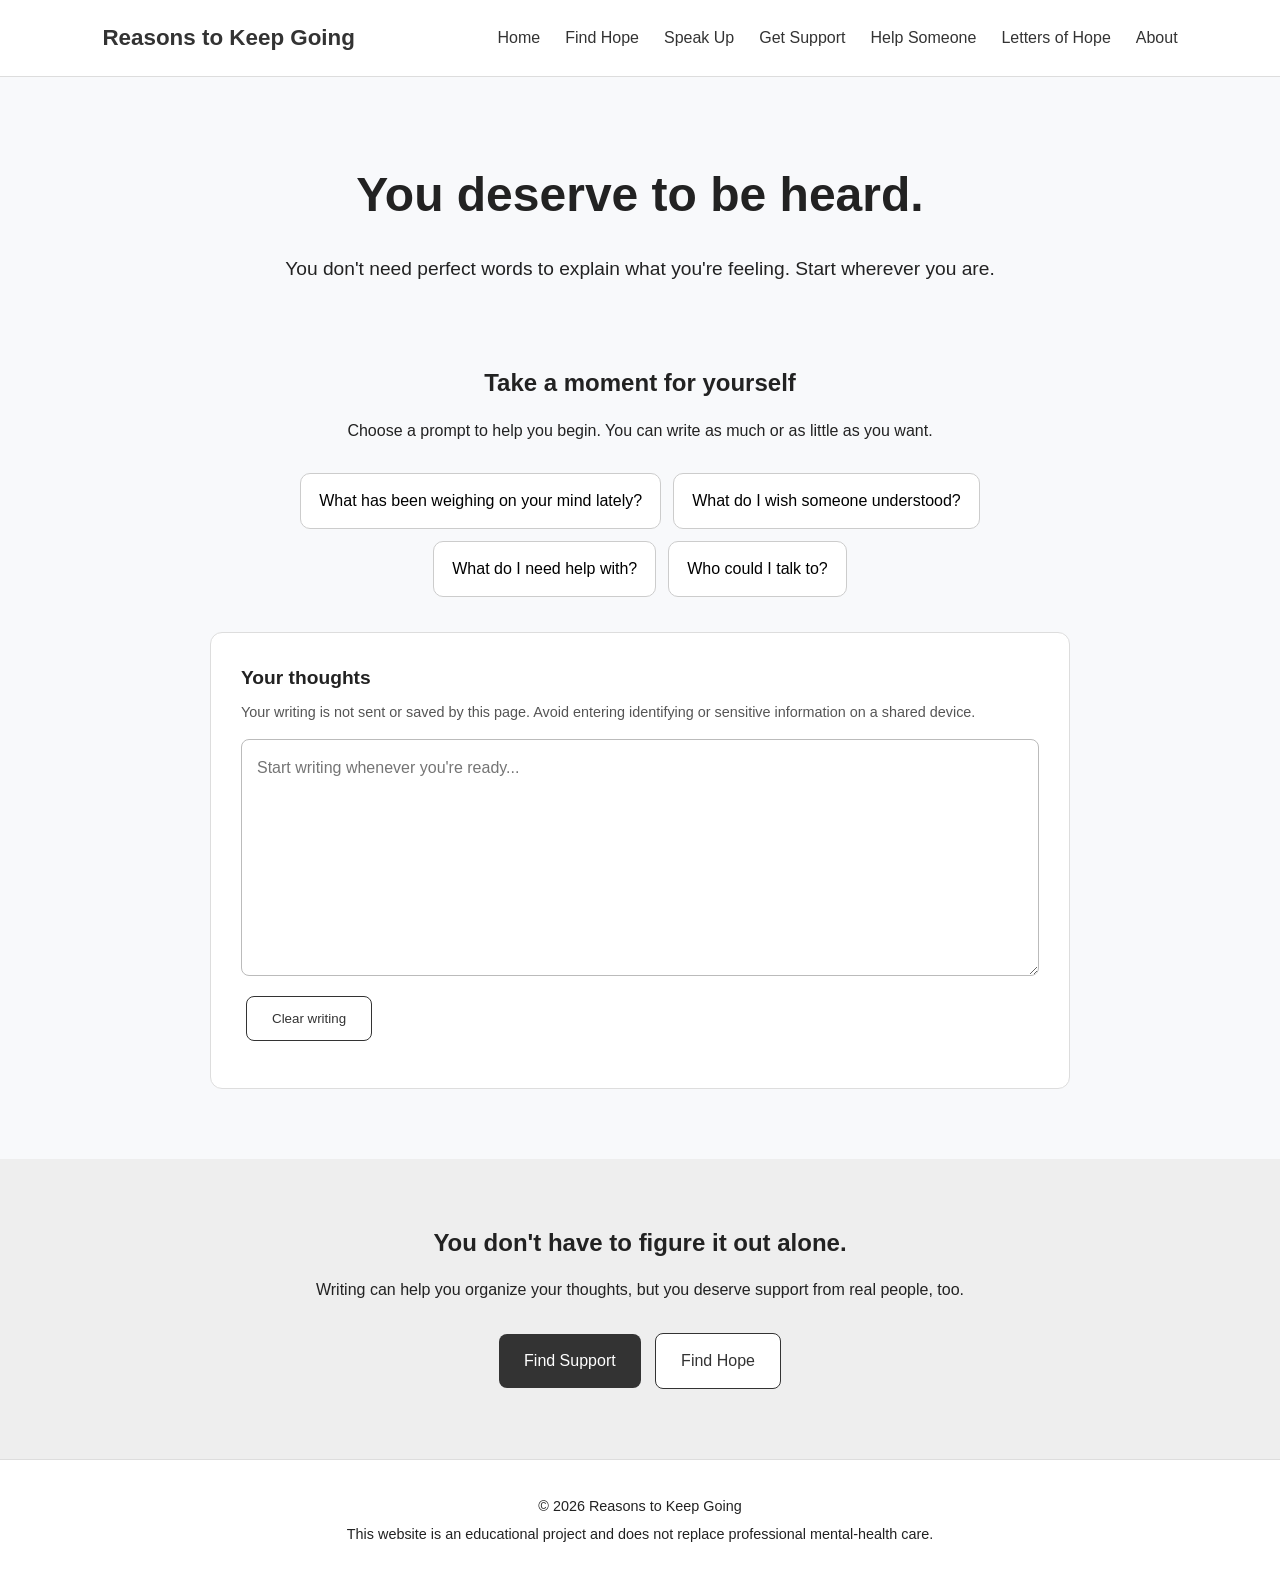
<file: speak.html>
<!DOCTYPE html>
<html lang="en">

<head>
    <meta charset="UTF-8">

    <meta name="viewport"
          content="width=device-width, initial-scale=1.0">

    <title>Speak Up | Reasons to Keep Going</title>

    <link rel="stylesheet" href="style.css">
</head>

<body>

    <!-- Navigation -->
    <header>
        <nav>
            <a href="index.html" class="logo">
                Reasons to Keep Going
            </a>

            <ul>
                <li><a href="index.html">Home</a></li>
                <li><a href="hope.html">Find Hope</a></li>
                <li><a href="speak.html">Speak Up</a></li>
                <li><a href="support.html">Get Support</a></li>
                <li><a href="help-someone.html">Help Someone</a></li>
                <li><a href="letters.html">Letters of Hope</a></li>
                <li><a href="about.html" class="active">About</a></li>
            </ul>
        </nav>
    </header>

    <main>

        <!-- Page introduction -->
        <section class="speak-introduction">
            <h1>You deserve to be heard.</h1>

            <p>
                You don't need perfect words to explain
                what you're feeling. Start wherever you are.
            </p>
        </section>

        <!-- Reflection prompts -->
        <section class="reflection-section">

            <h2>Take a moment for yourself</h2>

            <p>
                Choose a prompt to help you begin.
                You can write as much or as little as you want.
            </p>

            <div class="prompt-list">
                <button type="button"
                        class="prompt-button"
                        data-prompt="What has been weighing on my mind lately?">
                    What has been weighing on your mind lately?
                </button>

                <button type="button"
                        class="prompt-button"
                        data-prompt="What do I wish someone understood about me right now?">
                    What do I wish someone understood?
                </button>

                <button type="button"
                        class="prompt-button"
                        data-prompt="What is one thing I need help with today?">
                    What do I need help with?
                </button>

                <button type="button"
                        class="prompt-button"
                        data-prompt="Who is one person I might feel safe talking to?">
                    Who could I talk to?
                </button>
            </div>

            <!-- Writing area -->
            <div class="reflection-box">

                <label for="reflection">
                    Your thoughts
                </label>

                <p id="privacy-note">
                    Your writing is not sent or saved by this
                    page. Avoid entering identifying or sensitive
                    information on a shared device.
                </p>

                <textarea
                    id="reflection"
                    rows="8"
                    placeholder="Start writing whenever you're ready..."
                    aria-describedby="privacy-note"></textarea>

                <div class="reflection-actions">
                    <button type="button"
                            id="clear-button"
                            class="button secondary">
                        Clear writing
                    </button>
                </div>

                <p id="reflection-status"
                   role="status"
                   aria-live="polite"></p>

            </div>
        </section>

        <!-- Next steps -->
        <section class="speak-next">
            <h2>You don't have to figure it out alone.</h2>

            <p>
                Writing can help you organize your thoughts,
                but you deserve support from real people, too.
            </p>

            <a href="support.html" class="button">
                Find Support
            </a>

            <a href="hope.html" class="button secondary">
                Find Hope
            </a>
        </section>

    </main>

    <footer>
        <p>© 2026 Reasons to Keep Going</p>
        <p>
            This website is an educational project and does
            not replace professional mental-health care.
        </p>
    </footer>

    <script src="scripts.js"></script>

</body>
</html>
</file>
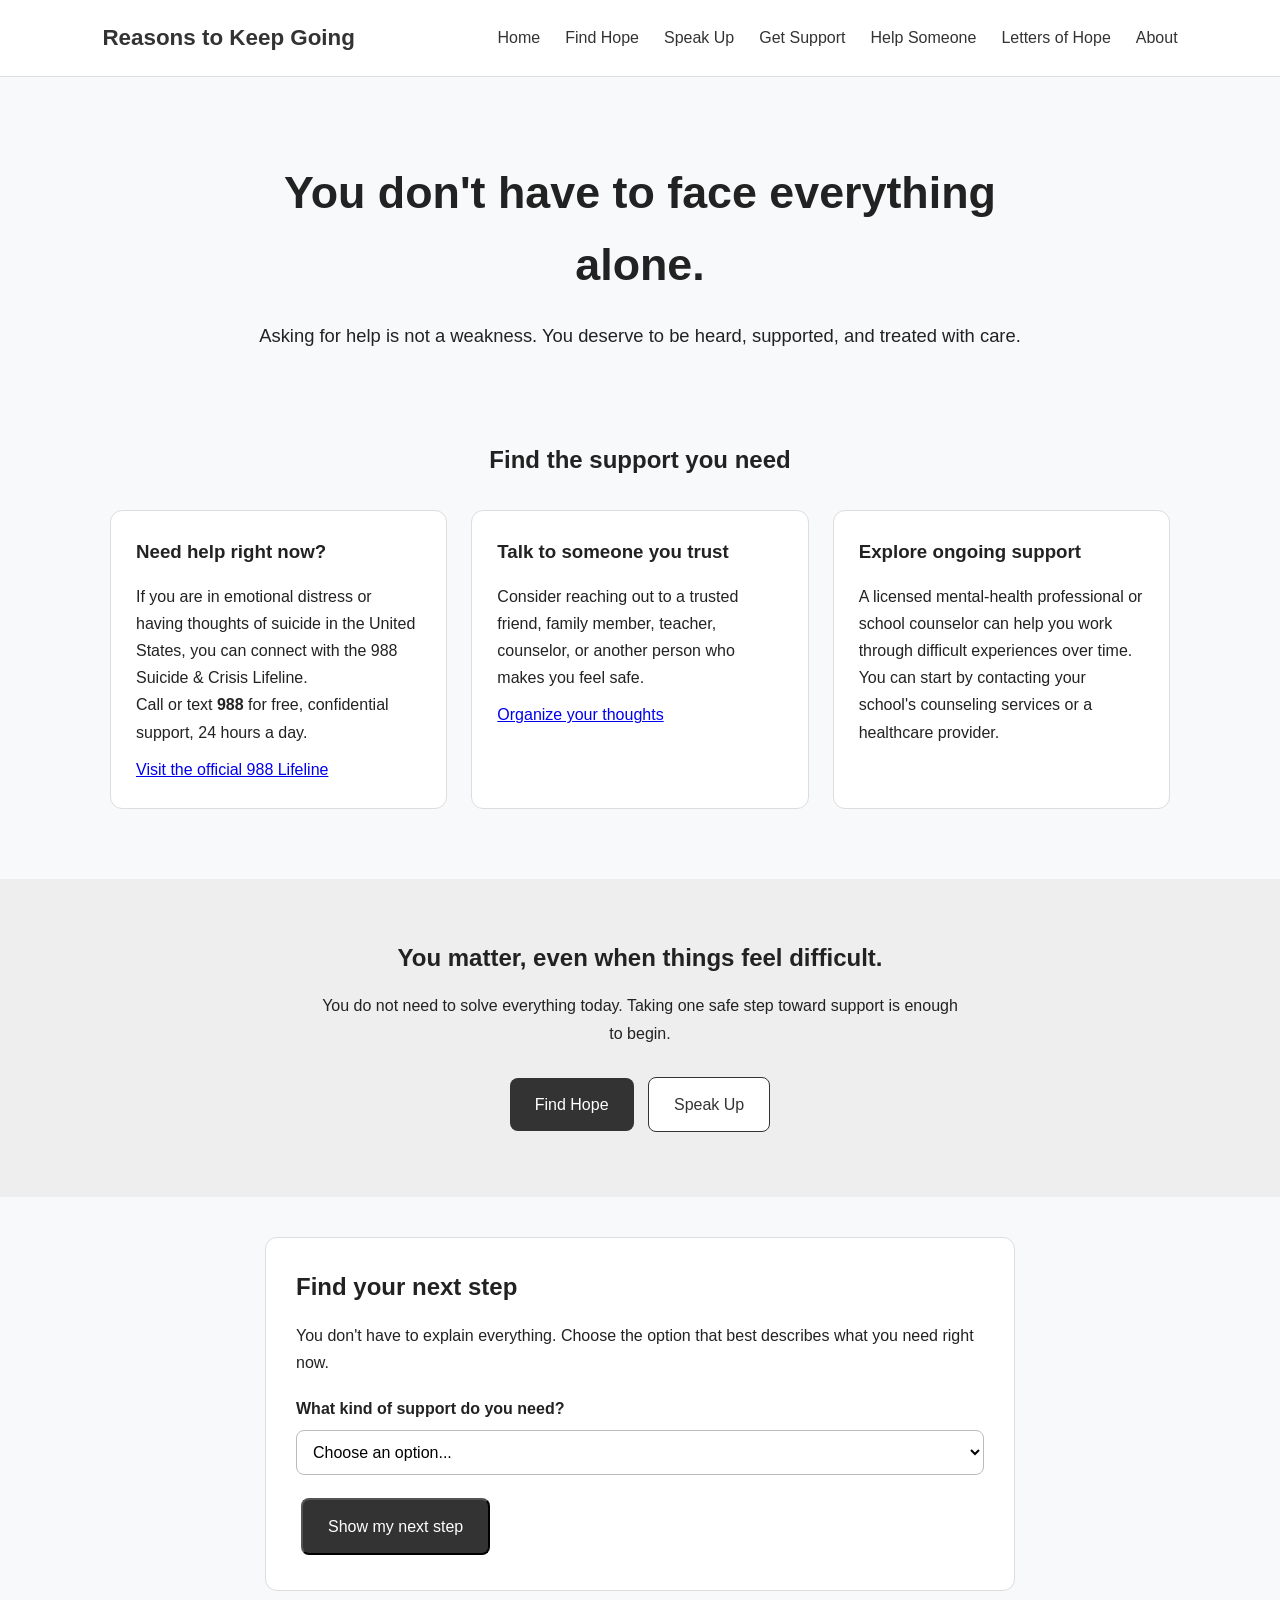
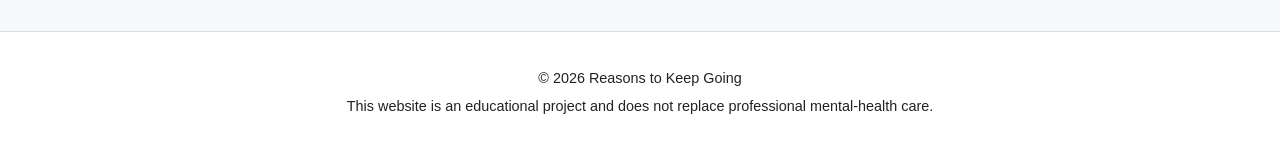
<file: support.html>
<!DOCTYPE html>
<html lang="en">
<head>
    <meta charset="UTF-8">
    <meta name="viewport" content="width=device-width, initial-scale=1.0">
    <title>Get Support | Reasons to Keep Going</title>
    <link rel="stylesheet" href="style.css">
</head>

<body>
    <header>
        <nav>
            <a href="index.html" class="logo">
                Reasons to Keep Going
            </a>

            <ul>
                <li><a href="index.html">Home</a></li>
                <li><a href="hope.html">Find Hope</a></li>
                <li><a href="speak.html">Speak Up</a></li>
                <li><a href="support.html">Get Support</a></li>
                <li><a href="help-someone.html">Help Someone</a></li>
                <li><a href="letters.html">Letters of Hope</a></li>
                <li><a href="about.html" class="active">About</a></li>
            </ul>
        </nav>
    </header>

    <main>
        <section class="support-introduction">
            <h1>You don't have to face everything alone.</h1>

            <p>
                Asking for help is not a weakness.
                You deserve to be heard, supported, and treated with care.
            </p>
        </section>

        <section class="support-options">
            <h2>Find the support you need</h2>

            <div class="support-grid">
                <article class="support-card">
                    <h3>Need help right now?</h3>
                    <p>
                        If you are in emotional distress or having
                        thoughts of suicide in the United States,
                        you can connect with the 988 Suicide & Crisis Lifeline.
                    </p>
                    <p>
                        Call or text <strong>988</strong> for free,
                        confidential support, 24 hours a day.
                    </p>
                    <a href="https://988lifeline.org/get-help/">
                        Visit the official 988 Lifeline
                    </a>
                </article>

                <article class="support-card">
                    <h3>Talk to someone you trust</h3>
                    <p>
                        Consider reaching out to a trusted friend,
                        family member, teacher, counselor, or another
                        person who makes you feel safe.
                    </p>
                    <a href="speak.html">
                        Organize your thoughts
                    </a>
                </article>

                <article class="support-card">
                    <h3>Explore ongoing support</h3>
                    <p>
                        A licensed mental-health professional or
                        school counselor can help you work through
                        difficult experiences over time.
                    </p>
                    <p>
                        You can start by contacting your school's
                        counseling services or a healthcare provider.
                    </p>
                </article>
            </div>
        </section>

        <section class="support-reminder">
            <h2>You matter, even when things feel difficult.</h2>
            <p>
                You do not need to solve everything today.
                Taking one safe step toward support is enough to begin.
            </p>
            <a href="hope.html" class="button">Find Hope</a>
            <a href="speak.html" class="button secondary">Speak Up</a>
        </section>

        <!-- Interactive support check-in -->
        <section class="support-checkin">
            <h2>Find your next step</h2>

            <p>
                You don't have to explain everything.
                Choose the option that best describes what you need right now.
            </p>

            <label for="support-choice">What kind of support do you need?</label>

            <select id="support-choice">
                <option value="">Choose an option...</option>
                <option value="urgent">I may be in crisis or need help right now.</option>
                <option value="overwhelmed">I'm feeling overwhelmed.</option>
                <option value="talk">I want to talk to someone.</option>
                <option value="unsure">I'm not sure what I need.</option>
            </select>

            <button type="button" id="support-checkin-button" class="button">
                Show my next step
            </button>

            <div id="support-feedback" role="status" aria-live="polite"></div>
        </section>
    </main>

    <footer>
        <p>© 2026 Reasons to Keep Going</p>
        <p>
            This website is an educational project and does not
            replace professional mental-health care.
        </p>
    </footer>
    <script src="support.js"></script>
</body>
</html>
</file>
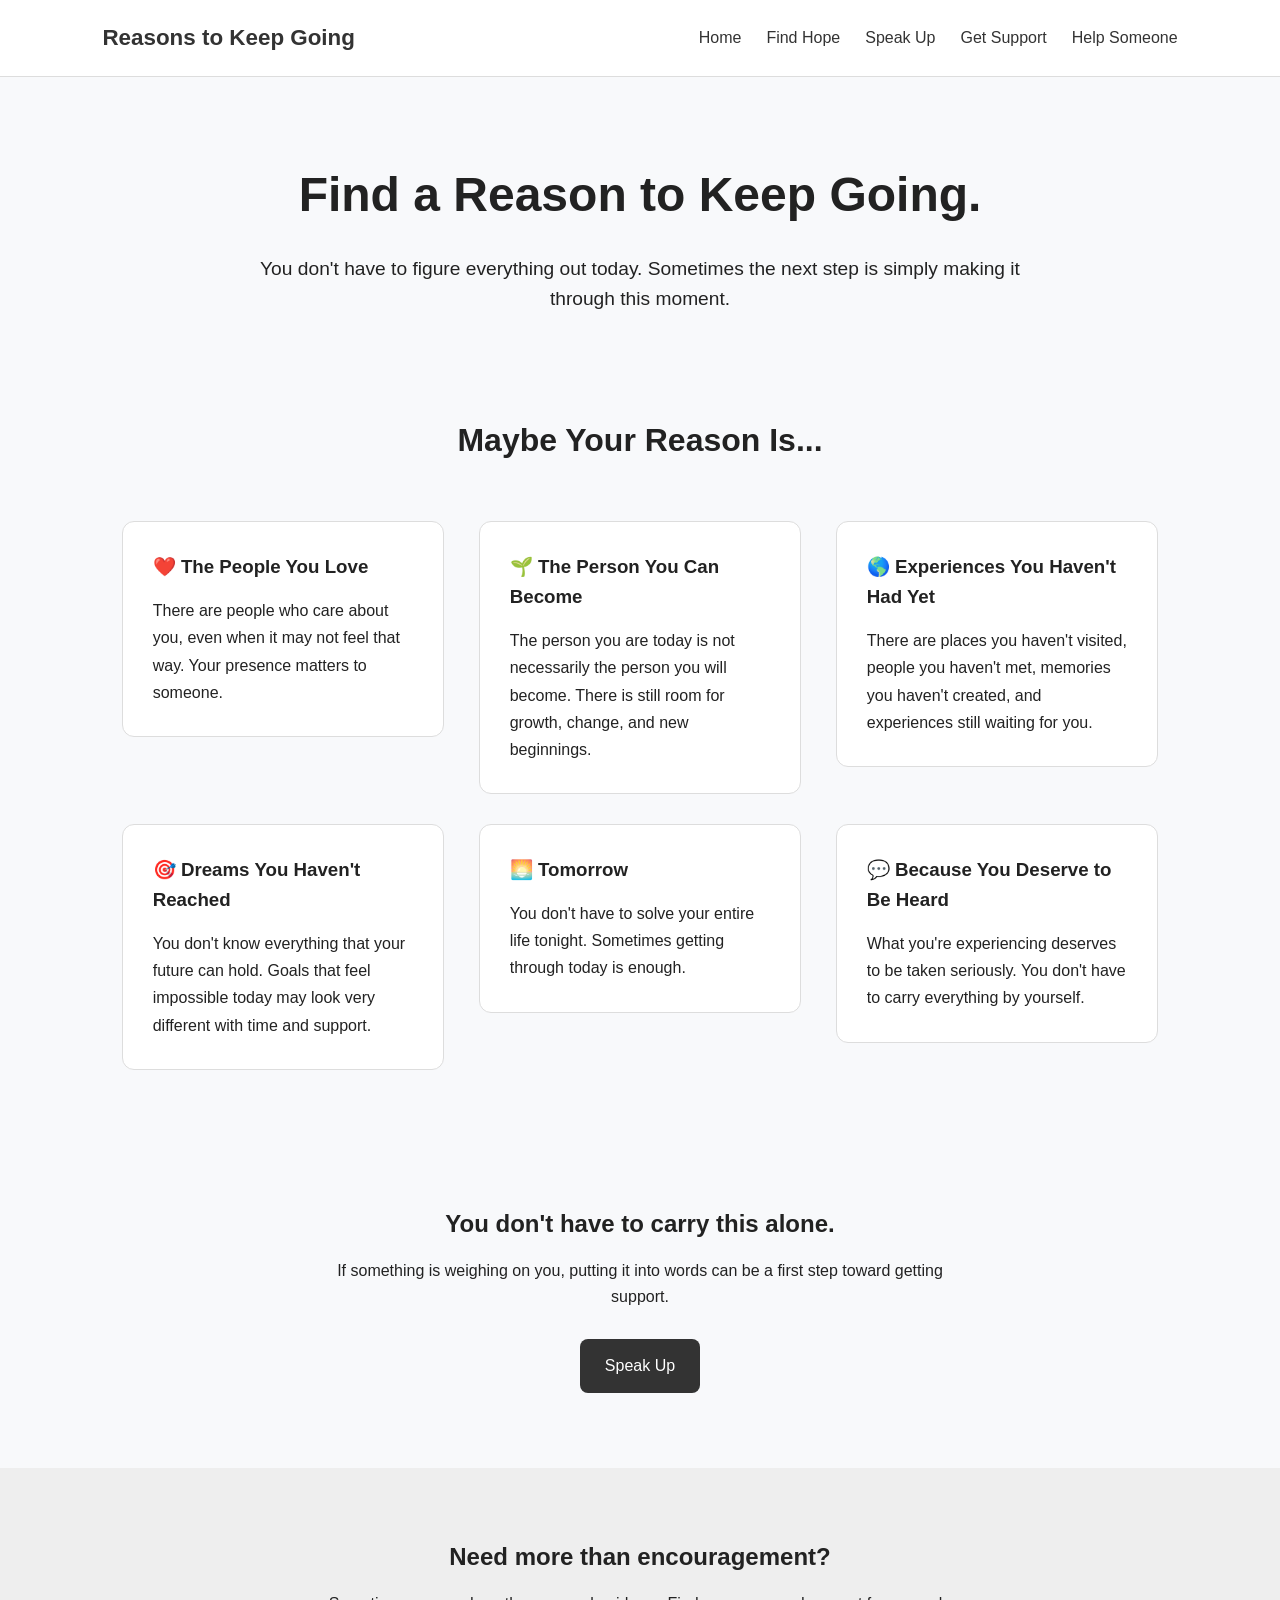
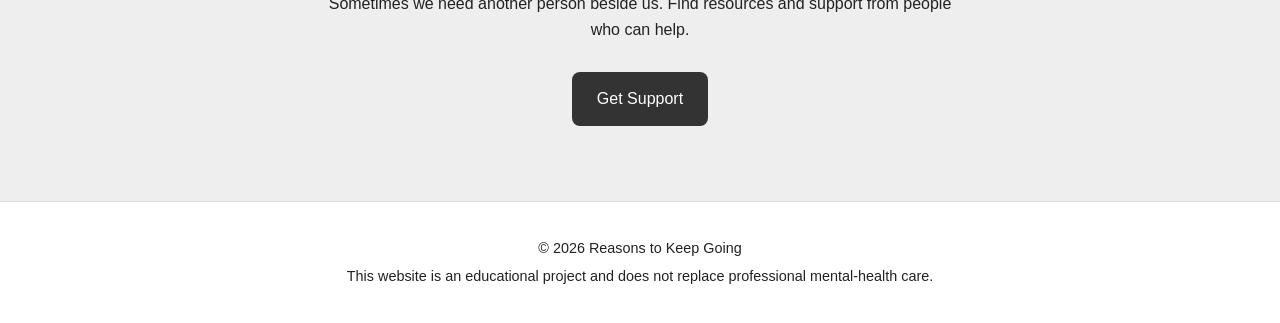
<file: Reasonstokeepgoing/hope.html>
<!DOCTYPE html>
<html lang="en">

<head>

    <!-- Tells the browser which character set the website uses -->
    <meta charset="UTF-8">

    <!-- Makes the website responsive on phones and tablets -->
    <meta name="viewport" content="width=device-width, initial-scale=1.0">

    <!-- The title shown in the browser tab -->
    <title>Find Hope</title>

    <!-- Connects this page to our CSS file -->
    <link rel="stylesheet" href="css/style.css">

</head>


<body>

    <!-- =========================
         NAVIGATION BAR
         ========================= -->

    <header>

        <nav>

            <!-- Website name -->
            <a href="index.html" class="logo">
                Reasons to Keep Going
            </a>


            <!-- Navigation menu -->
            <ul>

                <li>
                    <a href="index.html">Home</a>
                </li>

                <li>
                    <a href="hope.html">Find Hope</a>
                </li>

                <li>
                    <a href="speak.html">Speak Up</a>
                </li>

                <li>
                    <a href="support.html">Get Support</a>
                </li>

                <li>
                    <a href="help-someone.html">Help Someone</a>
                </li>

            </ul>

        </nav>

    </header>


    <!-- =========================
         MAIN CONTENT
         ========================= -->

    <main>

        <!-- Page introduction -->

        <section class="hope-introduction">

            <h1>
                Find a Reason to Keep Going.
            </h1>

            <p>
                You don't have to figure everything out today.
                Sometimes the next step is simply making it
                through this moment.
            </p>

        </section>


        <!-- =========================
             REASONS SECTION
             ========================= -->

        <section class="reasons">

            <h2>
                Maybe Your Reason Is...
            </h2>


            <!-- Reason 1 -->

            <div class="reason-card">

                <h3>
                    ❤️ The People You Love
                </h3>

                <p>
                    There are people who care about you,
                    even when it may not feel that way.
                    Your presence matters to someone.
                </p>

            </div>


            <!-- Reason 2 -->

            <div class="reason-card">

                <h3>
                    🌱 The Person You Can Become
                </h3>

                <p>
                    The person you are today is not necessarily
                    the person you will become. There is still
                    room for growth, change, and new beginnings.
                </p>

            </div>


            <!-- Reason 3 -->

            <div class="reason-card">

                <h3>
                    🌎 Experiences You Haven't Had Yet
                </h3>

                <p>
                    There are places you haven't visited,
                    people you haven't met, memories you
                    haven't created, and experiences still
                    waiting for you.
                </p>

            </div>


            <!-- Reason 4 -->

            <div class="reason-card">

                <h3>
                    🎯 Dreams You Haven't Reached
                </h3>

                <p>
                    You don't know everything that your future
                    can hold. Goals that feel impossible today
                    may look very different with time and support.
                </p>

            </div>


            <!-- Reason 5 -->

            <div class="reason-card">

                <h3>
                    🌅 Tomorrow
                </h3>

                <p>
                    You don't have to solve your entire life
                    tonight. Sometimes getting through today
                    is enough.
                </p>

            </div>


            <!-- Reason 6 -->

            <div class="reason-card">

                <h3>
                    💬 Because You Deserve to Be Heard
                </h3>

                <p>
                    What you're experiencing deserves to be
                    taken seriously. You don't have to carry
                    everything by yourself.
                </p>

            </div>

        </section>


        <!-- =========================
             SPEAK UP SECTION
             ========================= -->

        <section class="hope-action">

            <h2>
                You don't have to carry this alone.
            </h2>

            <p>
                If something is weighing on you, putting it
                into words can be a first step toward getting
                support.
            </p>

            <a href="speak.html" class="button">
                Speak Up
            </a>

        </section>


        <!-- =========================
             SUPPORT SECTION
             ========================= -->

        <section class="hope-support">

            <h2>
                Need more than encouragement?
            </h2>

            <p>
                Sometimes we need another person beside us.
                Find resources and support from people who
                can help.
            </p>

            <a href="support.html" class="button">
                Get Support
            </a>

        </section>

    </main>


    <!-- =========================
         FOOTER
         ========================= -->

    <footer>

        <p>
            © 2026 Reasons to Keep Going
        </p>

        <p>
            This website is an educational project and does
            not replace professional mental-health care.
        </p>

    </footer>

</body>

</html>
</file>
<file: style.css>
/* =========================
   GENERAL PAGE SETTINGS
   ========================= */

* {
    box-sizing: border-box;
    margin: 0;
    padding: 0;
}

body {
    font-family: Arial, sans-serif;
    line-height: 1.6;
    background-color: #f8f9fb;
    color: #222;
}


/* =========================
   NAVIGATION
   ========================= */

header {
    background-color: white;
    padding: 20px 8%;
    border-bottom: 1px solid #ddd;
}

nav {
    display: flex;
    justify-content: space-between;
    align-items: center;
}

.logo {
    font-size: 1.4rem;
    font-weight: bold;
    text-decoration: none;
    color: #333;
}

nav ul {
    display: flex;
    list-style: none;
    gap: 25px;
}

nav ul a {
    text-decoration: none;
    color: #333;
}


/* =========================
   HERO SECTION
   ========================= */

.hero {
    min-height: 70vh;
    display: flex;
    justify-content: center;
    align-items: center;
    text-align: center;
    padding: 60px 20px;
}

.hero-content {
    max-width: 800px;
}

.hero h1 {
    font-size: 3.5rem;
    margin-bottom: 20px;
}

.hero p {
    font-size: 1.3rem;
    margin-bottom: 30px;
}


/* =========================
   BUTTONS
   ========================= */

.button {
    display: inline-block;
    padding: 14px 25px;
    margin: 5px;
    text-decoration: none;
    border-radius: 8px;
    background-color: #333;
    color: white;
}

.button.secondary {
    background-color: white;
    color: #333;
    border: 1px solid #333;
}


/* =========================
   INTRODUCTION
   ========================= */

.introduction {
    max-width: 800px;
    margin: auto;
    padding: 70px 20px;
    text-align: center;
}

.introduction h2 {
    font-size: 2rem;
    margin-bottom: 20px;
}

.introduction p {
    margin-bottom: 15px;
}


/* =========================
   OPTIONS
   ========================= */

.options {
    padding: 70px 8%;
    text-align: center;
}

.options h2 {
    margin-bottom: 40px;
}

.option-card {
    background-color: white;
    padding: 30px;
    margin: 15px;
    display: inline-block;
    width: 28%;
    min-width: 250px;
    vertical-align: top;
    border-radius: 12px;
    border: 1px solid #ddd;
}

.option-card h3 {
    margin-bottom: 15px;
}

.option-card p {
    margin-bottom: 20px;
}

.option-card a {
    text-decoration: none;
    font-weight: bold;
}


/* =========================
   CRISIS SUPPORT
   ========================= */

.crisis-section {
    padding: 60px 20px;
    text-align: center;
    background-color: #eee;
}

.crisis-section h2 {
    margin-bottom: 15px;
}

.crisis-section p {
    margin-bottom: 20px;
}

.crisis-section a {
    font-weight: bold;
}


/* =========================
   FOOTER
   ========================= */

footer {
    padding: 30px;
    text-align: center;
    background-color: white;
    border-top: 1px solid #ddd;
}

footer p {
    margin: 5px;
    font-size: 0.9rem;
}

/* =========================
   FIND HOPE PAGE
   ========================= */

.hope-introduction {
    max-width: 800px;
    margin: auto;
    padding: 80px 20px 50px;
    text-align: center;
}

.hope-introduction h1 {
    font-size: 3rem;
    margin-bottom: 20px;
}

.hope-introduction p {
    font-size: 1.2rem;
}


/* =========================
   REASONS
   ========================= */

.reasons {
    padding: 50px 8%;
    text-align: center;
}

.reasons h2 {
    font-size: 2rem;
    margin-bottom: 40px;
}


/* Individual reason cards */

.reason-card {
    display: inline-block;
    vertical-align: top;

    width: 30%;
    min-width: 260px;

    margin: 15px;
    padding: 30px;

    background-color: white;

    border: 1px solid #ddd;
    border-radius: 12px;

    text-align: left;
}


/* Reason card heading */

.reason-card h3 {
    margin-bottom: 15px;
}


/* Reason card paragraph */

.reason-card p {
    line-height: 1.7;
}


/* =========================
   HOPE ACTION
   ========================= */

.hope-action {
    padding: 70px 20px;
    text-align: center;
}

.hope-action h2 {
    margin-bottom: 15px;
}

.hope-action p {
    max-width: 650px;
    margin: 0 auto 25px;
}


/* =========================
   SUPPORT SECTION
   ========================= */

.hope-support {
    padding: 70px 20px;
    text-align: center;
    background-color: #eee;
}

.hope-support h2 {
    margin-bottom: 15px;
}

.hope-support p {
    max-width: 650px;
    margin: 0 auto 25px;
}

/* =========================
   SPEAK UP PAGE
   ========================= */

.speak-introduction {
    max-width: 800px;
    margin: auto;
    padding: 80px 20px 40px;
    text-align: center;
}

.speak-introduction h1 {
    font-size: 3rem;
    margin-bottom: 20px;
}

.speak-introduction p {
    font-size: 1.2rem;
}

.reflection-section {
    max-width: 900px;
    margin: auto;
    padding: 40px 20px 70px;
}

.reflection-section h2 {
    margin-bottom: 15px;
    text-align: center;
}

.reflection-section > p {
    margin-bottom: 30px;
    text-align: center;
}

.prompt-list {
    display: flex;
    flex-wrap: wrap;
    justify-content: center;
    gap: 12px;
    margin-bottom: 35px;
}

.prompt-button {
    padding: 14px 18px;
    background-color: white;
    border: 1px solid #ccc;
    border-radius: 10px;
    font: inherit;
    cursor: pointer;
}

.prompt-button:hover,
.prompt-button:focus-visible {
    border-color: #555;
    background-color: #f0f0f0;
}

.reflection-box {
    padding: 30px;
    background-color: white;
    border: 1px solid #ddd;
    border-radius: 12px;
}

.reflection-box label {
    display: block;
    font-size: 1.2rem;
    font-weight: bold;
    margin-bottom: 8px;
}

#privacy-note {
    margin-bottom: 15px;
    font-size: 0.9rem;
    color: #555;
}

#reflection {
    display: block;
    width: 100%;
    padding: 15px;
    font: inherit;
    line-height: 1.6;
    border: 1px solid #bbb;
    border-radius: 8px;
    resize: vertical;
}

#reflection:focus-visible {
    outline: 2px solid #333;
    outline-offset: 2px;
}

.reflection-actions {
    margin-top: 15px;
}

#reflection-status {
    margin-top: 12px;
    font-size: 0.9rem;
}

.speak-next {
    padding: 65px 20px;
    text-align: center;
    background-color: #eee;
}

.speak-next h2 {
    margin-bottom: 15px;
}

.speak-next p {
    max-width: 650px;
    margin: 0 auto 25px;
}

@media (max-width: 700px) {
    nav {
        flex-direction: column;
        gap: 15px;
    }

    nav ul {
        flex-wrap: wrap;
        justify-content: center;
        gap: 12px;
    }

    .speak-introduction h1 {
        font-size: 2.2rem;
    }

    .reflection-box {
        padding: 20px;
    }
}



/* =========================
   GET SUPPORT PAGE
   ========================= */

.support-introduction {
    max-width: 850px;
    margin: auto;
    padding: 80px 20px 50px;
    text-align: center;
}

.support-introduction h1 {
    font-size: 2.8rem;
    margin-bottom: 20px;
}

.support-introduction p {
    font-size: 1.15rem;
    line-height: 1.7;
}

.support-options {
    max-width: 1100px;
    margin: auto;
    padding: 40px 20px 70px;
}

.support-options > h2 {
    text-align: center;
    margin-bottom: 30px;
}

.support-grid {
    display: grid;
    grid-template-columns: repeat(3, minmax(0, 1fr));
    gap: 24px;
}

.support-card {
    padding: 25px;
    border: 1px solid #ddd;
    border-radius: 12px;
    background-color: white;
    line-height: 1.7;
}

.support-card h3 {
    margin-bottom: 15px;
}

.support-card a {
    display: inline-block;
    margin-top: 10px;
}

.support-reminder {
    padding: 60px 20px;
    text-align: center;
    background-color: #eee;
}

.support-reminder h2 {
    margin-bottom: 15px;
}

.support-reminder p {
    max-width: 650px;
    margin: 0 auto 25px;
    line-height: 1.7;
}

@media (max-width: 800px) {
    .support-grid {
        grid-template-columns: 1fr;
    }

    .support-introduction h1 {
        font-size: 2.2rem;
    }
}


/* =========================
   INTERACTIVE SUPPORT CHECK-IN
   ========================= */

.support-checkin {
    max-width: 750px;
    margin: 40px auto;
    padding: 30px;
    border: 1px solid #ddd;
    border-radius: 12px;
    background-color: white;
}

.support-checkin h2 {
    margin-bottom: 15px;
}

.support-checkin p {
    line-height: 1.7;
}

.support-checkin label {
    display: block;
    margin: 20px 0 8px;
    font-weight: bold;
}

#support-choice {
    display: block;
    width: 100%;
    padding: 12px;
    margin-bottom: 18px;
    font: inherit;
    border: 1px solid #bbb;
    border-radius: 8px;
    background-color: white;
}

#support-checkin-button {
    cursor: pointer;
    font: inherit;
}

#support-feedback {
    margin-top: 20px;
    padding: 15px;
    border-radius: 8px;
    line-height: 1.7;
    overflow-wrap: anywhere;
}

#support-feedback:empty {
    display: none;
}

#support-feedback:not(:empty) {
    background-color: #f0f0f0;
}

#support-feedback a {
    display: inline-block;
    margin-top: 8px;
}

@media (max-width: 700px) {
    .support-checkin {
        margin: 25px 15px;
        padding: 20px;
    }
}



/* =========================
   HELP SOMEONE PAGE
   ========================= */

.help-hero {
    max-width: 850px;
    margin: auto;
    padding: 80px 20px 60px;
    text-align: center;
}

.help-hero h1 {
    font-size: 2.8rem;
    margin-bottom: 20px;
}

.help-hero p {
    font-size: 1.15rem;
    line-height: 1.8;
    margin-bottom: 25px;
}

.help-section {
    max-width: 1100px;
    margin: auto;
    padding: 45px 20px 70px;
}

.help-section > h2,
.warning-section h2 {
    text-align: center;
    margin-bottom: 30px;
}

.help-grid {
    display: grid;
    grid-template-columns: repeat(2, minmax(0, 1fr));
    gap: 22px;
}

.help-card {
    padding: 25px;
    border: 1px solid #ddd;
    border-radius: 12px;
    background-color: white;
}

.help-card h3 {
    margin-bottom: 12px;
}

.help-card p,
.warning-section p,
.help-closing p {
    line-height: 1.8;
}

.help-source {
    margin-top: 25px;
    text-align: center;
    line-height: 1.7;
}

.warning-section {
    padding: 55px 20px;
    background-color: #f1eeee;
}

.warning-section > p {
    max-width: 800px;
    margin: 0 auto 18px;
}

.warning-section .button {
    display: table;
    margin: 25px auto 0;
}

.help-closing {
    padding: 60px 20px;
    text-align: center;
}

.help-closing h2 {
    margin-bottom: 15px;
}

.help-closing p {
    max-width: 700px;
    margin: 0 auto 25px;
}

@media (max-width: 700px) {
    .help-hero h1 {
        font-size: 2.2rem;
    }

    .help-grid {
        grid-template-columns: 1fr;
    }
}



/* =========================
   LETTERS OF HOPE
   ========================= */

.letters-hero {
    max-width: 850px;
    margin: auto;
    padding: 75px 20px 55px;
    text-align: center;
}

.letters-hero h1 {
    font-size: 2.8rem;
    margin-bottom: 18px;
}

.letters-hero p {
    line-height: 1.8;
    margin-bottom: 25px;
}

.letter-library,
.write-letter {
    max-width: 1050px;
    margin: auto;
    padding: 45px 20px 65px;
}

.letter-library h2,
.write-letter h2 {
    margin-bottom: 15px;
}

.letter-library > p,
.write-letter > p {
    line-height: 1.7;
    margin-bottom: 24px;
}

.letter-library label,
.write-letter label {
    display: block;
    font-weight: bold;
    margin: 18px 0 8px;
}

#letter-filter,
#letter-theme,
#letter-title,
#letter-message {
    width: 100%;
    padding: 12px;
    font: inherit;
    border: 1px solid #bbb;
    border-radius: 8px;
}

#letter-filter {
    max-width: 350px;
    margin-bottom: 25px;
    background-color: white;
}

.letter-grid {
    display: grid;
    grid-template-columns: repeat(2, minmax(0, 1fr));
    gap: 22px;
}

.letter-card,
.letter-preview {
    padding: 25px;
    border: 1px solid #ddd;
    border-radius: 12px;
    background-color: white;
    line-height: 1.8;
    overflow-wrap: anywhere;
}

.letter-card h3 {
    margin: 10px 0;
}

.letter-theme {
    font-size: 0.9rem;
    font-weight: bold;
    color: #555;
}

.letter-signature {
    margin-top: 20px;
    font-style: italic;
}

.write-letter form {
    display: grid;
    gap: 10px;
}

.write-letter form label {
    margin-bottom: 0;
}

#letter-message {
    resize: vertical;
}

.letter-privacy {
    font-size: 0.9rem;
    line-height: 1.7;
}

.write-letter form button {
    justify-self: start;
    cursor: pointer;
    font: inherit;
}

.letter-preview {
    margin-top: 30px;
}

.letter-preview h3,
.letter-preview h4 {
    margin: 12px 0;
}

.letters-safety {
    padding: 55px 20px;
    text-align: center;
    background-color: #eee;
}

.letters-safety p {
    max-width: 750px;
    margin: 20px auto;
    line-height: 1.8;
}

@media (max-width: 700px) {
    .letters-hero h1 {
        font-size: 2.2rem;
    }

    .letter-grid {
        grid-template-columns: 1fr;
    }

    .write-letter form button {
        width: 100%;
    }
}



/* About page */

.page-hero {
    padding: 70px 8%;
    text-align: center;
}

.page-hero h1 {
    max-width: 850px;
    margin: 15px auto;
}

.page-hero > p:last-child {
    max-width: 700px;
    margin: 0 auto;
    line-height: 1.8;
}

.eyebrow {
    text-transform: uppercase;
    letter-spacing: 2px;
    font-weight: bold;
}

.content-section {
    max-width: 1100px;
    margin: 0 auto;
    padding: 35px 8%;
}

.content-section h2 {
    margin-bottom: 16px;
}

.content-section p {
    line-height: 1.8;
    margin-bottom: 16px;
}

.feature-grid {
    display: grid;
    grid-template-columns: repeat(2, minmax(0, 1fr));
    gap: 20px;
    margin-top: 24px;
}

.feature-card {
    padding: 24px;
    border: 1px solid #ddd;
    border-radius: 12px;
}

.feature-card h3 {
    margin-bottom: 12px;
}

.feature-card a {
    display: inline-block;
    margin-top: 8px;
    font-weight: bold;
}

@media (max-width: 700px) {
    .feature-grid {
        grid-template-columns: 1fr;
    }

    .page-hero {
        padding: 45px 6%;
    }

    .content-section {
        padding: 25px 6%;
    }
}
</file>
<file: Reasonstokeepgoing/css/style.css>
/* =========================
   GENERAL PAGE SETTINGS
   ========================= */

* {
    box-sizing: border-box;
    margin: 0;
    padding: 0;
}

body {
    font-family: Arial, sans-serif;
    line-height: 1.6;
    background-color: #f8f9fb;
    color: #222;
}


/* =========================
   NAVIGATION
   ========================= */

header {
    background-color: white;
    padding: 20px 8%;
    border-bottom: 1px solid #ddd;
}

nav {
    display: flex;
    justify-content: space-between;
    align-items: center;
}

.logo {
    font-size: 1.4rem;
    font-weight: bold;
    text-decoration: none;
    color: #333;
}

nav ul {
    display: flex;
    list-style: none;
    gap: 25px;
}

nav ul a {
    text-decoration: none;
    color: #333;
}


/* =========================
   HERO SECTION
   ========================= */

.hero {
    min-height: 70vh;
    display: flex;
    justify-content: center;
    align-items: center;
    text-align: center;
    padding: 60px 20px;
}

.hero-content {
    max-width: 800px;
}

.hero h1 {
    font-size: 3.5rem;
    margin-bottom: 20px;
}

.hero p {
    font-size: 1.3rem;
    margin-bottom: 30px;
}


/* =========================
   BUTTONS
   ========================= */

.button {
    display: inline-block;
    padding: 14px 25px;
    margin: 5px;
    text-decoration: none;
    border-radius: 8px;
    background-color: #333;
    color: white;
}

.button.secondary {
    background-color: white;
    color: #333;
    border: 1px solid #333;
}


/* =========================
   INTRODUCTION
   ========================= */

.introduction {
    max-width: 800px;
    margin: auto;
    padding: 70px 20px;
    text-align: center;
}

.introduction h2 {
    font-size: 2rem;
    margin-bottom: 20px;
}

.introduction p {
    margin-bottom: 15px;
}


/* =========================
   OPTIONS
   ========================= */

.options {
    padding: 70px 8%;
    text-align: center;
}

.options h2 {
    margin-bottom: 40px;
}

.option-card {
    background-color: white;
    padding: 30px;
    margin: 15px;
    display: inline-block;
    width: 28%;
    min-width: 250px;
    vertical-align: top;
    border-radius: 12px;
    border: 1px solid #ddd;
}

.option-card h3 {
    margin-bottom: 15px;
}

.option-card p {
    margin-bottom: 20px;
}

.option-card a {
    text-decoration: none;
    font-weight: bold;
}


/* =========================
   CRISIS SUPPORT
   ========================= */

.crisis-section {
    padding: 60px 20px;
    text-align: center;
    background-color: #eee;
}

.crisis-section h2 {
    margin-bottom: 15px;
}

.crisis-section p {
    margin-bottom: 20px;
}

.crisis-section a {
    font-weight: bold;
}


/* =========================
   FOOTER
   ========================= */

footer {
    padding: 30px;
    text-align: center;
    background-color: white;
    border-top: 1px solid #ddd;
}

footer p {
    margin: 5px;
    font-size: 0.9rem;
}

/* =========================
   FIND HOPE PAGE
   ========================= */

.hope-introduction {
    max-width: 800px;
    margin: auto;
    padding: 80px 20px 50px;
    text-align: center;
}

.hope-introduction h1 {
    font-size: 3rem;
    margin-bottom: 20px;
}

.hope-introduction p {
    font-size: 1.2rem;
}


/* =========================
   REASONS
   ========================= */

.reasons {
    padding: 50px 8%;
    text-align: center;
}

.reasons h2 {
    font-size: 2rem;
    margin-bottom: 40px;
}


/* Individual reason cards */

.reason-card {
    display: inline-block;
    vertical-align: top;

    width: 30%;
    min-width: 260px;

    margin: 15px;
    padding: 30px;

    background-color: white;

    border: 1px solid #ddd;
    border-radius: 12px;

    text-align: left;
}


/* Reason card heading */

.reason-card h3 {
    margin-bottom: 15px;
}


/* Reason card paragraph */

.reason-card p {
    line-height: 1.7;
}


/* =========================
   HOPE ACTION
   ========================= */

.hope-action {
    padding: 70px 20px;
    text-align: center;
}

.hope-action h2 {
    margin-bottom: 15px;
}

.hope-action p {
    max-width: 650px;
    margin: 0 auto 25px;
}


/* =========================
   SUPPORT SECTION
   ========================= */

.hope-support {
    padding: 70px 20px;
    text-align: center;
    background-color: #eee;
}

.hope-support h2 {
    margin-bottom: 15px;
}

.hope-support p {
    max-width: 650px;
    margin: 0 auto 25px;
}
</file>
